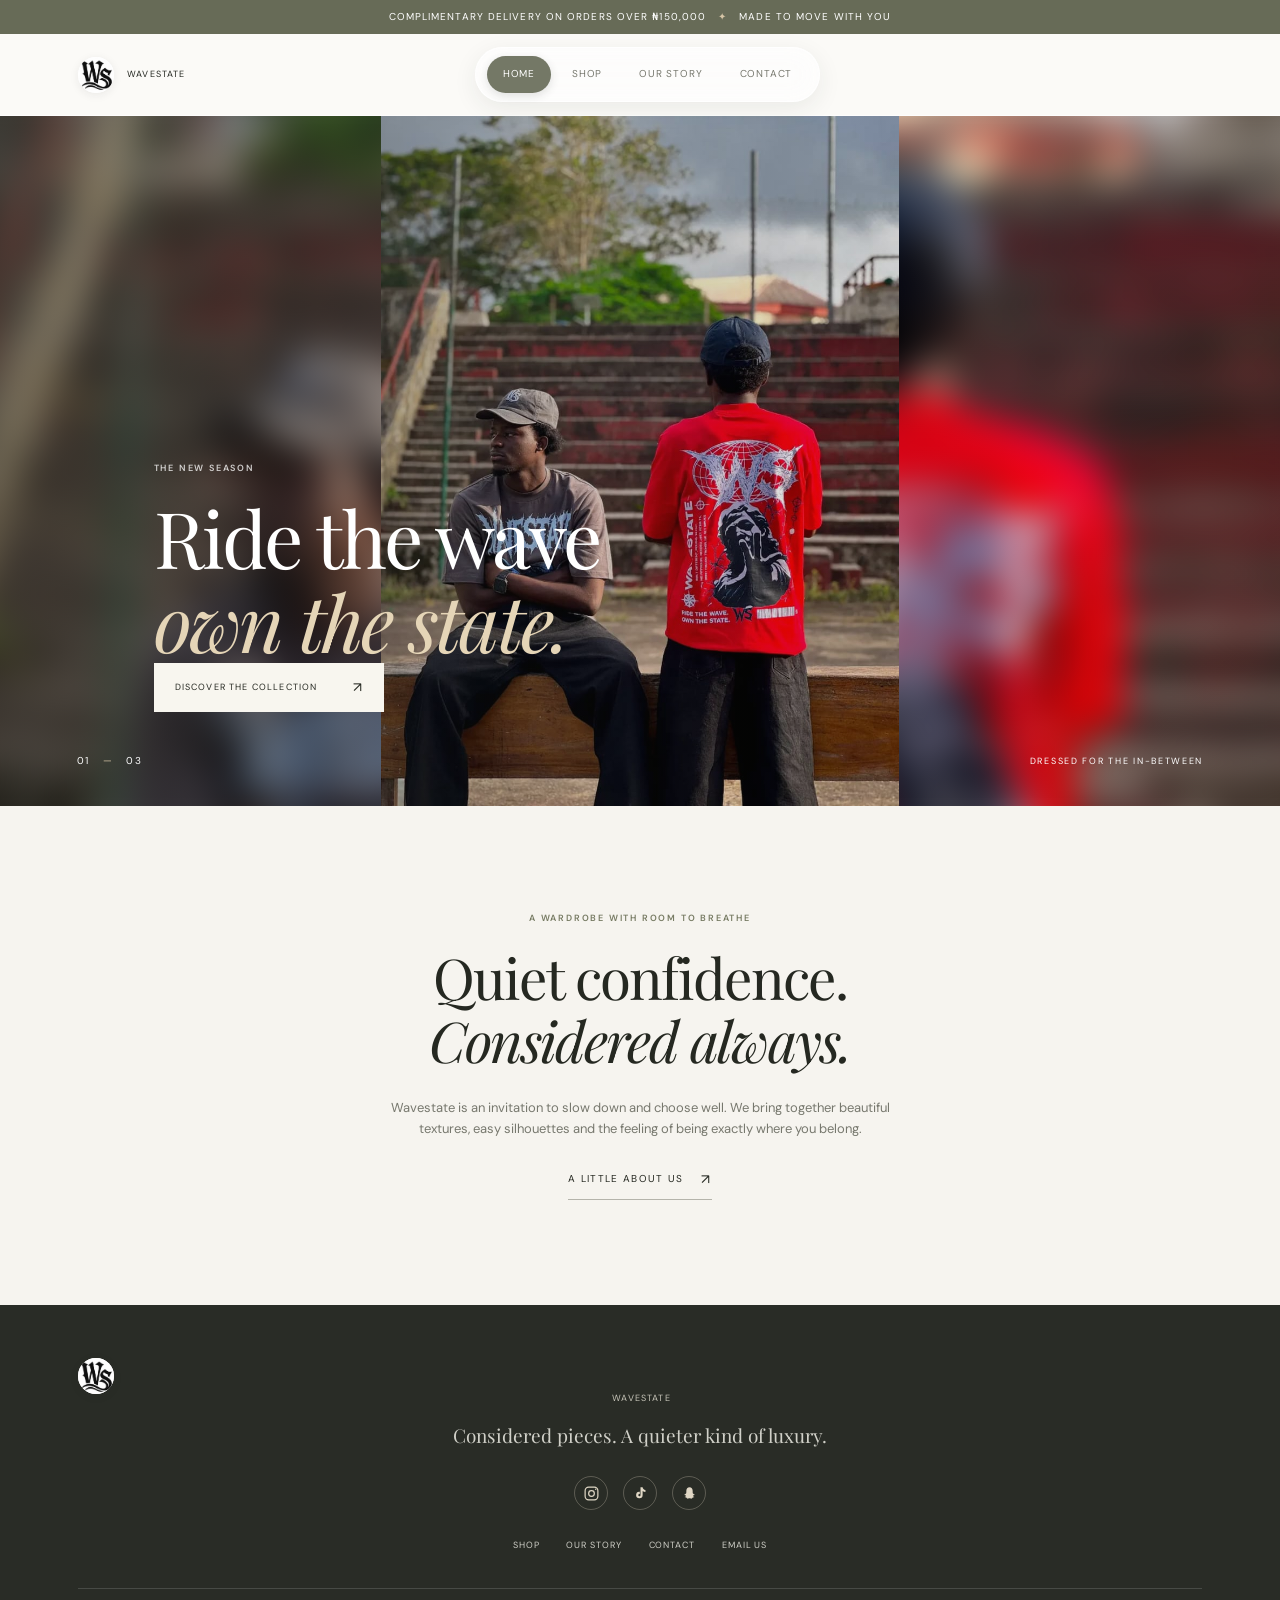
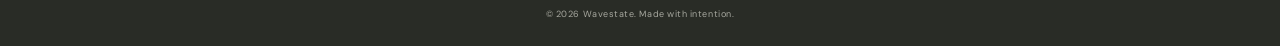
<file: index.html>
<!doctype html>

<html lang="en">

<head>
  
<meta charset="utf-8">
  
<meta name="viewport" content="width=device-width, initial-scale=1">
  
<meta name="description" content="Wavestate — considered pieces for the way you move through the world.">
  
<title>Wavestate — Ride the wave, own the state
</title>
  
<link rel="preconnect" href="https://fonts.googleapis.com">
  
<link rel="preconnect" href="https://fonts.gstatic.com" crossorigin>
  
<link href="https://fonts.googleapis.com/css2?family=DM+Sans:wght@400;500;600;700&family=Playfair+Display:wght@400;500;600&display=swap" rel="stylesheet">
  
<link rel="stylesheet" href="style.css">
  
<script src="main.js" defer>
</script>

</head>

<body class="home-page">
  
<div class="announcement">Complimentary delivery on orders over ₦150,000 <span>✦</span> Made to move with you
</div>
  
<header class="site-header">
    <a class="wordmark" href="index.html" aria-label="Wavestate home"><img class="brand-mark" src="logo.jpg" alt="Wavestate logo"><span class="brand-name">WAVESTATE</span></a>
    <button class="menu-toggle" aria-label="Open navigation" aria-expanded="false"><i></i><i></i></button>
    
<nav class="main-nav" aria-label="Main navigation">
      <a class="active" href="index.html">Home</a><a href="shop.html">Shop</a><a href="about.html">Our story</a><a href="contact.html">Contact</a>
    
</nav>
    <a class="bag-link" href="shop.html">Cart <span class="bag-count">0</span></a>
  
</header>
  
<main>
    
<section class="hero">
      <img class="hero-image" src="preferredbg.jpg" alt="Two people wearing Wavestate streetwear">
      
<div class="hero-shade">
</div>
      
<div class="hero-copy">
<p class="eyebrow light">THE NEW SEASON
</p>
<h1><span>Ride the wave</span><br><em>own the state.</em>
</h1><a class="button button-light" href="shop.html">Discover the collection <span>↗</span></a>
</div>
      
<div class="hero-index">01 <span>—</span> 03
</div>
<p class="hero-note">DRESSED FOR THE IN-BETWEEN
</p>
    
</section>
    
<section class="intro section-pad">
<p class="eyebrow">A WARDROBE WITH ROOM TO BREATHE
</p>
<h2>Quiet confidence.<br><em>Considered always.</em>
</h2>
<p class="intro-body">Wavestate is an invitation to slow down and choose well. We bring together beautiful textures, easy silhouettes and the feeling of being exactly where you belong.
</p><a class="text-link" href="about.html">A little about us <span>↗</span></a>
</section>
   
</main>
  
<footer class="site-footer"><a class="wordmark" href="index.html"><img class="brand-mark" src="logo.jpg" alt="Wavestate logo"><span class="brand-name">WAVESTATE</span></a>
<p>Considered pieces. A quieter kind of luxury.
</p>
<div class="footer-links"><a href="shop.html">Shop</a><a href="about.html">Our story</a><a href="contact.html">Contact</a><a data-site-contact-link href="mailto:wavestatewears.ws@gmail.com">Email us</a>
</div><small>© 2026 Wavestate. Made with intention.</small>
</footer>

</body>
</html>
</file>
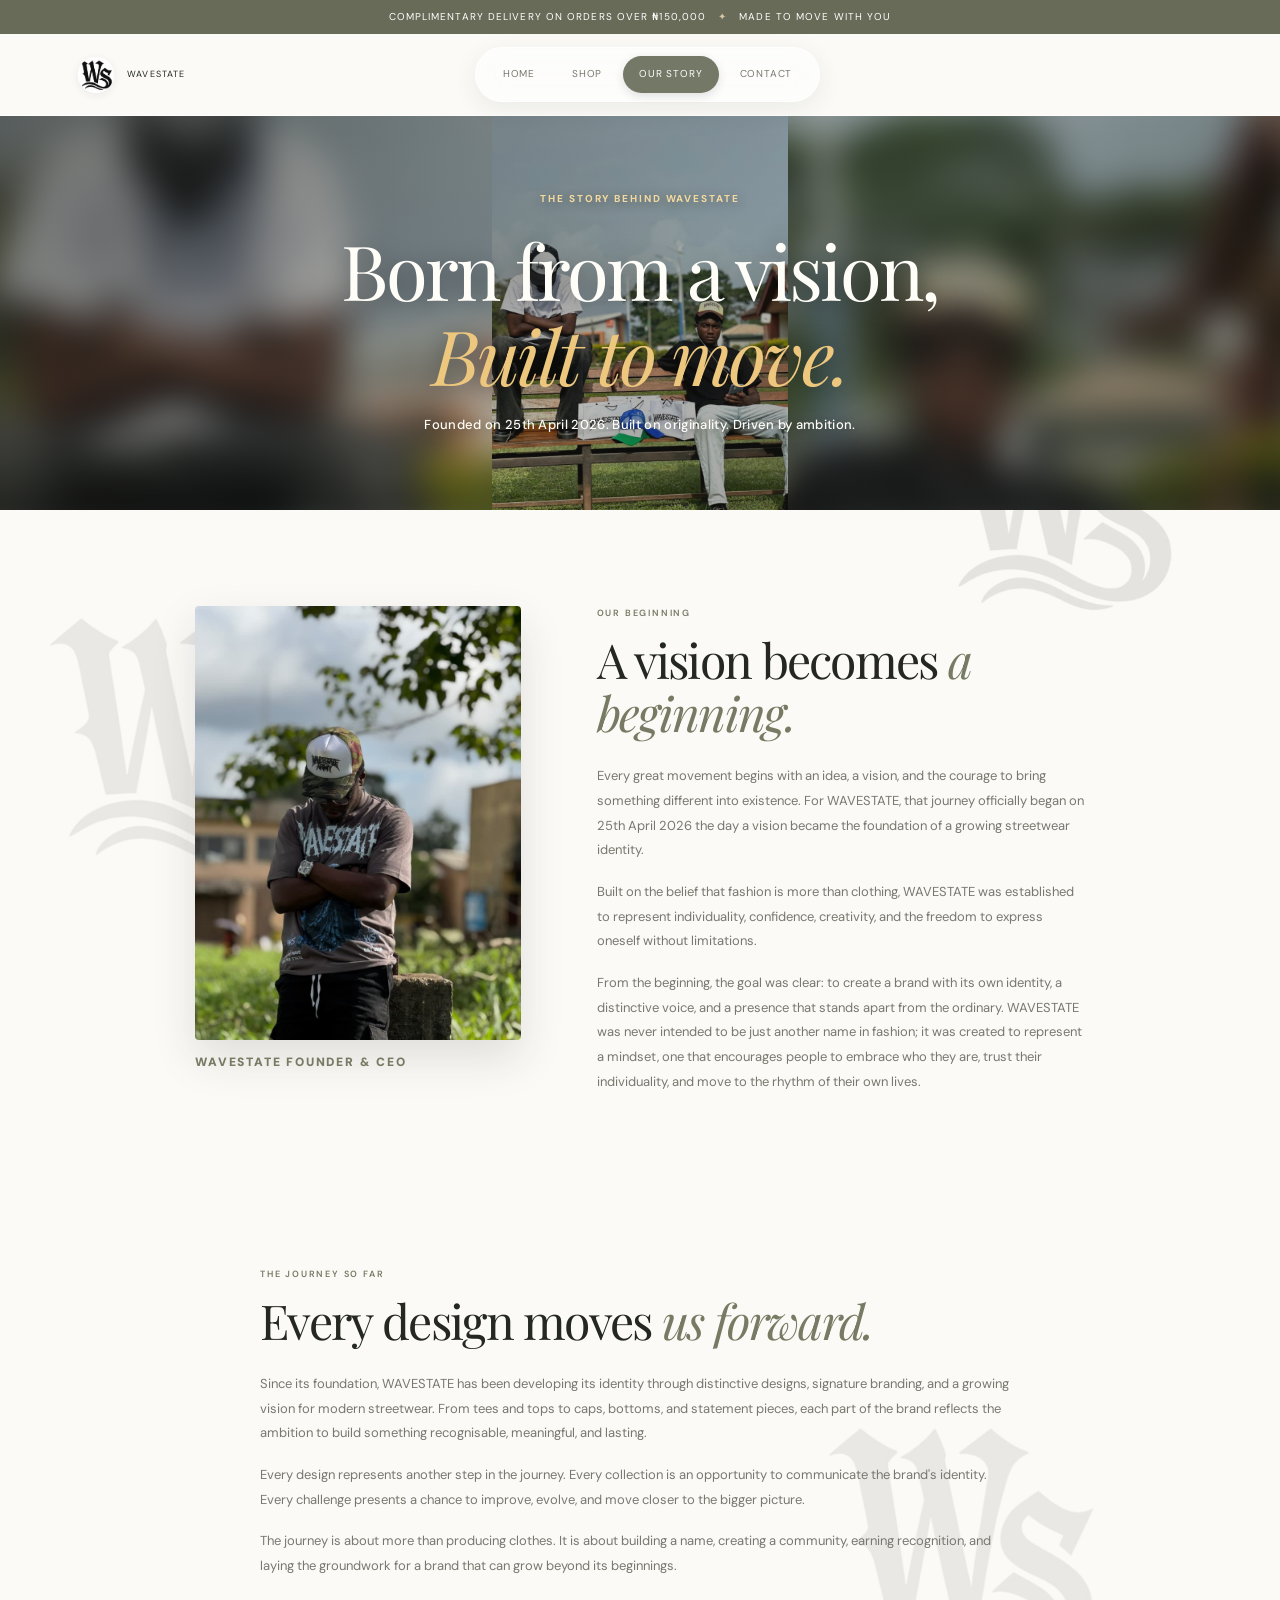
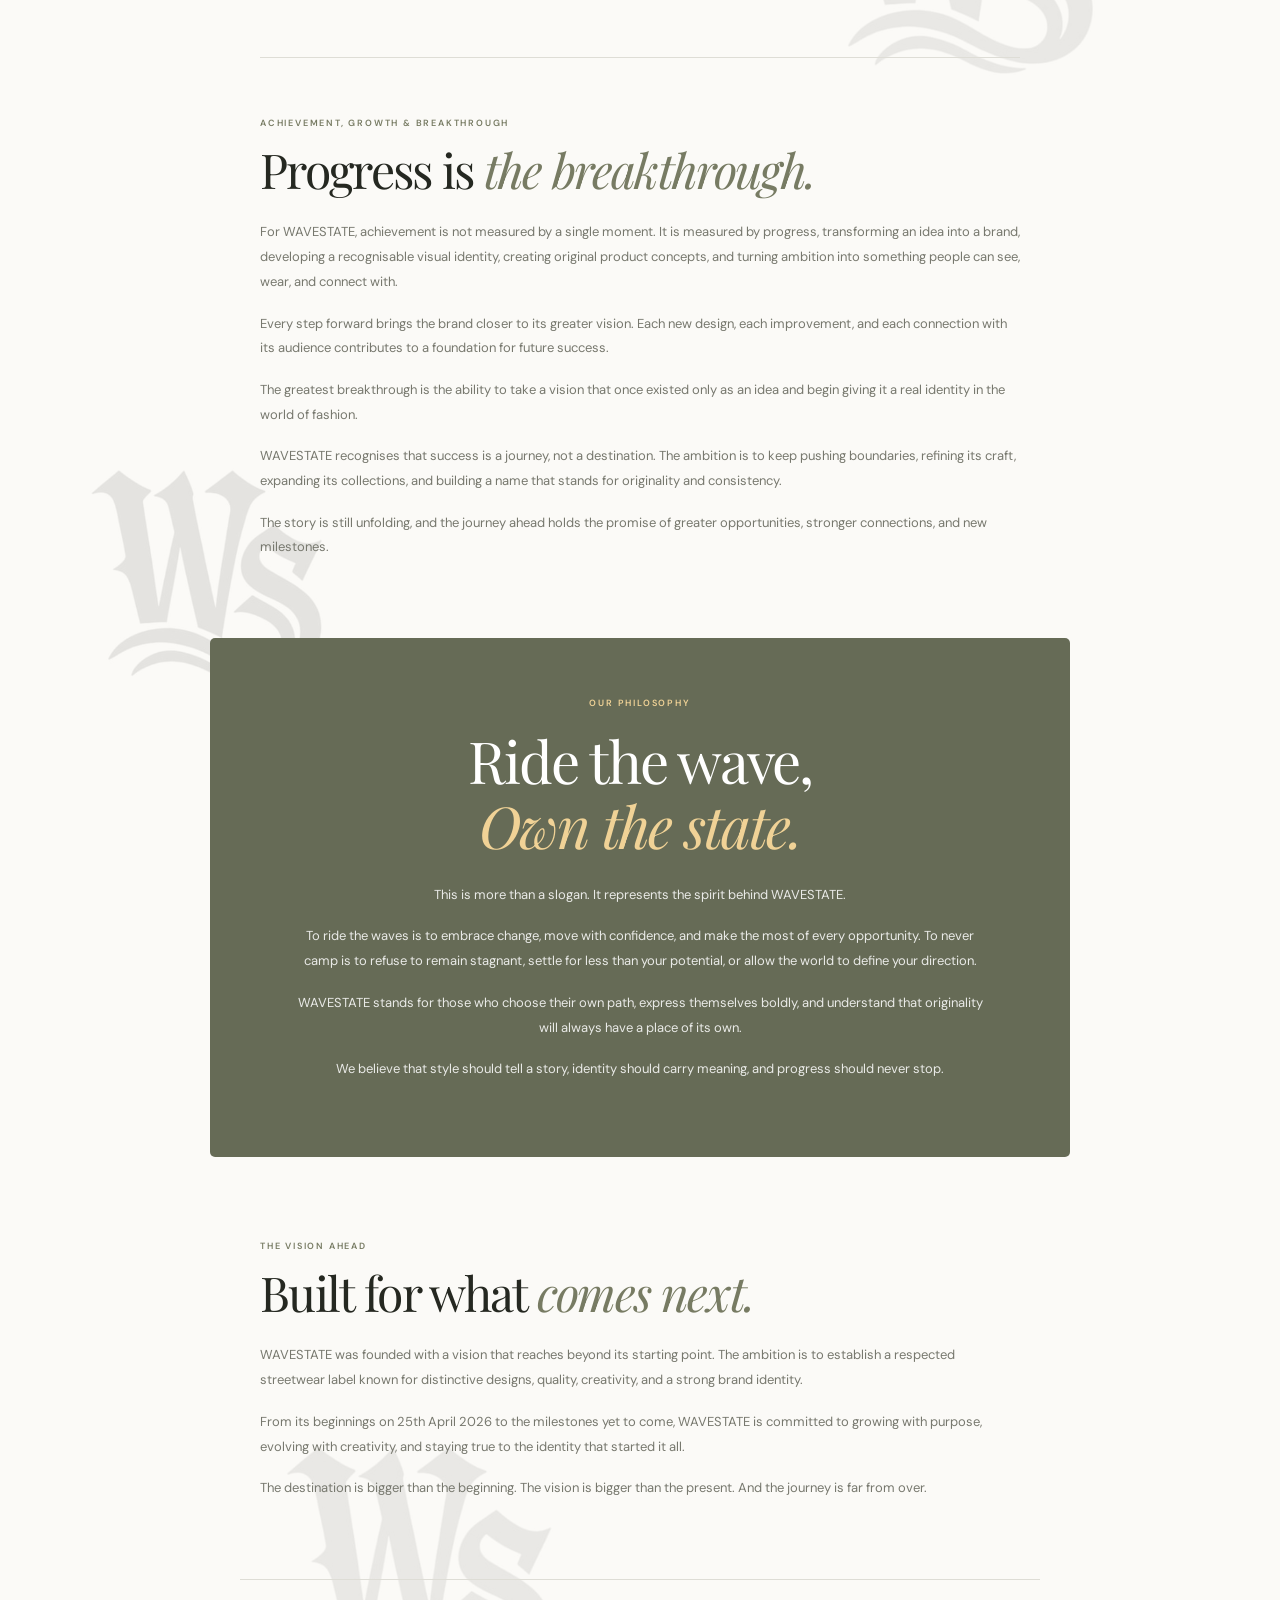
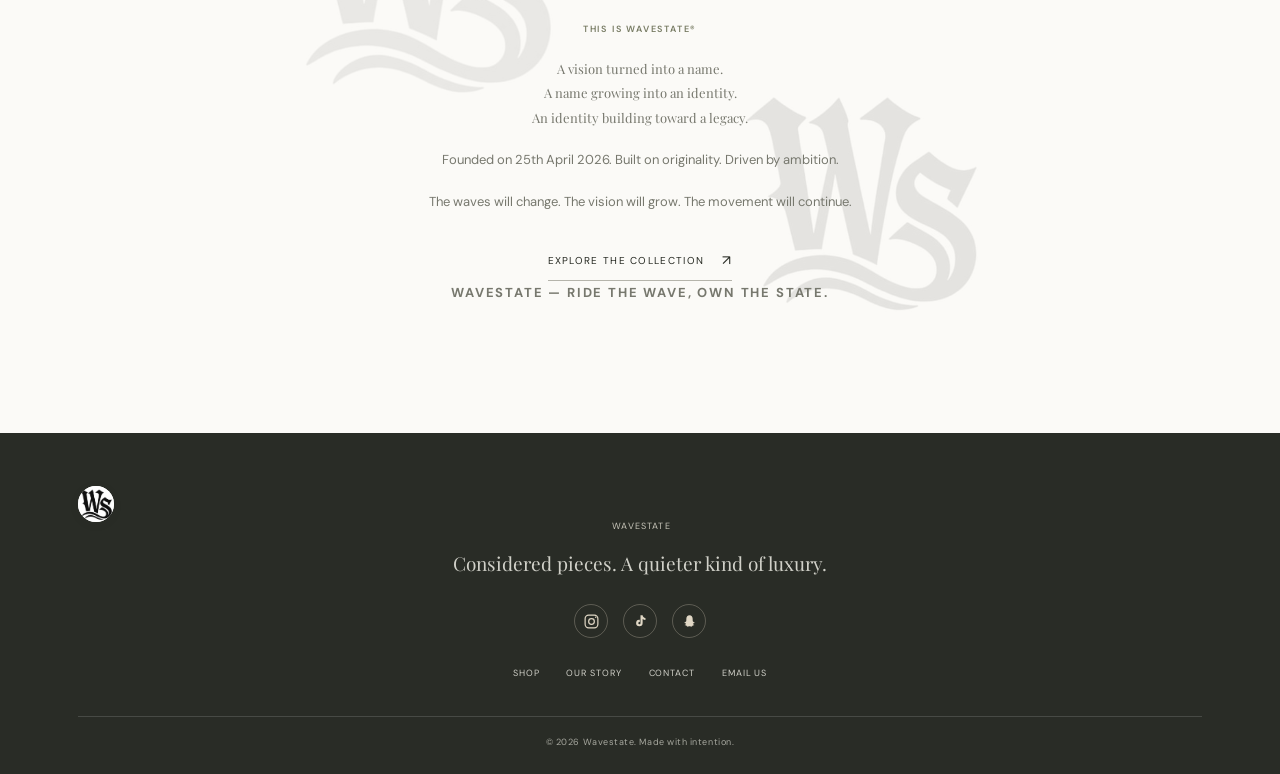
<file: about.html>
<!doctype html>

<html lang="en">
<head>
<meta charset="utf-8">
<meta name="viewport" content="width=device-width, initial-scale=1">
<meta name="description" content="The story behind Wavestate.">
<title>Our story — Wavestate
</title>
<link rel="preconnect" href="https://fonts.googleapis.com">
<link rel="preconnect" href="https://fonts.gstatic.com" crossorigin>
<link href="https://fonts.googleapis.com/css2?family=DM+Sans:wght@400;500;600;700&family=Playfair+Display:wght@400;500;600&display=swap" rel="stylesheet">
<link rel="stylesheet" href="style.css">
<script src="main.js" defer>
</script>
</head>

<body class="about-page">
<div class="announcement">Complimentary delivery on orders over ₦150,000 <span>✦</span> Made to move with you
</div>
<header class="site-header"><a class="wordmark" href="index.html"><img class="brand-mark" src="logo.jpg" alt="Wavestate logo"><span class="brand-name">WAVESTATE</span></a><button class="menu-toggle" aria-label="Open navigation" aria-expanded="false"><i></i><i></i></button>
<nav class="main-nav" aria-label="Main navigation"><a href="index.html">Home</a><a href="shop.html">Shop</a><a class="active" href="about.html">Our story</a><a href="contact.html">Contact</a>
</nav><a class="bag-link" href="shop.html">Cart <span class="bag-count">0</span></a>
</header>

<main>
<section class="page-hero about-hero">
  <p class="eyebrow light">THE STORY BEHIND WAVESTATE</p>
  <h1>Born from a vision,<br><em>Built to move.</em></h1>
  <p>Founded on 25th April 2026. Built on originality. Driven by ambition.</p>
</section>

<article class="brand-story">
  <div class="story-lead">
    <figure class="story-founder">
      <img src="bg5.jpg" alt="WAVESTATE CEO wearing the brand's streetwear">
      <figcaption>WAVESTATE Founder &amp; CEO</figcaption>
    </figure>
    <section class="story-chapter story-chapter-lead">
    <p class="eyebrow">OUR BEGINNING</p>
    <h2>A vision becomes <em>a beginning.</em></h2>
    <p>Every great movement begins with an idea, a vision, and the courage to bring something different into existence. For WAVESTATE, that journey officially began on 25th April 2026 the day a vision became the foundation of a growing streetwear identity.</p>
    <p>Built on the belief that fashion is more than clothing, WAVESTATE was established to represent individuality, confidence, creativity, and the freedom to express oneself without limitations.</p>
    <p>From the beginning, the goal was clear: to create a brand with its own identity, a distinctive voice, and a presence that stands apart from the ordinary. WAVESTATE was never intended to be just another name in fashion; it was created to represent a mindset, one that encourages people to embrace who they are, trust their individuality, and move to the rhythm of their own lives.</p>
    </section>
  </div>

  <section class="story-chapter">
    <p class="eyebrow">THE JOURNEY SO FAR</p>
    <h2>Every design moves <em>us forward.</em></h2>
    <p>Since its foundation, WAVESTATE has been developing its identity through distinctive designs, signature branding, and a growing vision for modern streetwear. From tees and tops to caps, bottoms, and statement pieces, each part of the brand reflects the ambition to build something recognisable, meaningful, and lasting.</p>
    <p>Every design represents another step in the journey. Every collection is an opportunity to communicate the brand's identity. Every challenge presents a chance to improve, evolve, and move closer to the bigger picture.</p>
    <p>The journey is about more than producing clothes. It is about building a name, creating a community, earning recognition, and laying the groundwork for a brand that can grow beyond its beginnings.</p>
  </section>

  <section class="story-chapter">
    <p class="eyebrow">ACHIEVEMENT, GROWTH & BREAKTHROUGH</p>
    <h2>Progress is <em>the breakthrough.</em></h2>
    <p>For WAVESTATE, achievement is not measured by a single moment. It is measured by progress, transforming an idea into a brand, developing a recognisable visual identity, creating original product concepts, and turning ambition into something people can see, wear, and connect with.</p>
    <p>Every step forward brings the brand closer to its greater vision. Each new design, each improvement, and each connection with its audience contributes to a foundation for future success.</p>
    <p>The greatest breakthrough is the ability to take a vision that once existed only as an idea and begin giving it a real identity in the world of fashion.</p>
    <p>WAVESTATE recognises that success is a journey, not a destination. The ambition is to keep pushing boundaries, refining its craft, expanding its collections, and building a name that stands for originality and consistency.</p>
    <p>The story is still unfolding, and the journey ahead holds the promise of greater opportunities, stronger connections, and new milestones.</p>
  </section>

  <section class="story-philosophy">
    <p class="eyebrow light">OUR PHILOSOPHY</p>
    <h2>Ride the wave,<br><em>Own the state.</em></h2>
    <p>This is more than a slogan. It represents the spirit behind WAVESTATE.</p>
    <p>To ride the waves is to embrace change, move with confidence, and make the most of every opportunity. To never camp is to refuse to remain stagnant, settle for less than your potential, or allow the world to define your direction.</p>
    <p>WAVESTATE stands for those who choose their own path, express themselves boldly, and understand that originality will always have a place of its own.</p>
    <p>We believe that style should tell a story, identity should carry meaning, and progress should never stop.</p>
  </section>

  <section class="story-chapter">
    <p class="eyebrow">THE VISION AHEAD</p>
    <h2>Built for what <em>comes next.</em></h2>
    <p>WAVESTATE was founded with a vision that reaches beyond its starting point. The ambition is to establish a respected streetwear label known for distinctive designs, quality, creativity, and a strong brand identity.</p>
    <p>From its beginnings on 25th April 2026 to the milestones yet to come, WAVESTATE is committed to growing with purpose, evolving with creativity, and staying true to the identity that started it all.</p>
    <p>The destination is bigger than the beginning. The vision is bigger than the present. And the journey is far from over.</p>
  </section>

  <section class="story-manifesto">
    <p class="eyebrow">THIS IS WAVESTATE&reg;</p>
    <p class="manifesto-lines">A vision turned into a name.<br>A name growing into an identity.<br>An identity building toward a legacy.</p>
    <p>Founded on 25th April 2026. Built on originality. Driven by ambition.</p>
    <p>The waves will change. The vision will grow. The movement will continue.</p>
    <a class="text-link" href="shop.html">Explore the collection <span>&#8599;</span></a>
    <p class="story-signoff">WAVESTATE &mdash; RIDE THE WAVE, OWN THE STATE.</p>
  </section>
</article>
</main>
<footer class="site-footer"><a class="wordmark" href="index.html"><img class="brand-mark" src="logo.jpg" alt="Wavestate logo"><span class="brand-name">WAVESTATE</span></a>
<p>Considered pieces. A quieter kind of luxury.
</p>
<div class="footer-links"><a href="shop.html">Shop</a><a href="about.html">Our story</a><a href="contact.html">Contact</a><a data-site-contact-link href="mailto:wavestatewears.ws@gmail.com">Email us</a>
</div><small>© 2026 Wavestate. Made with intention.</small>
</footer>
</body>
</html>
</file>
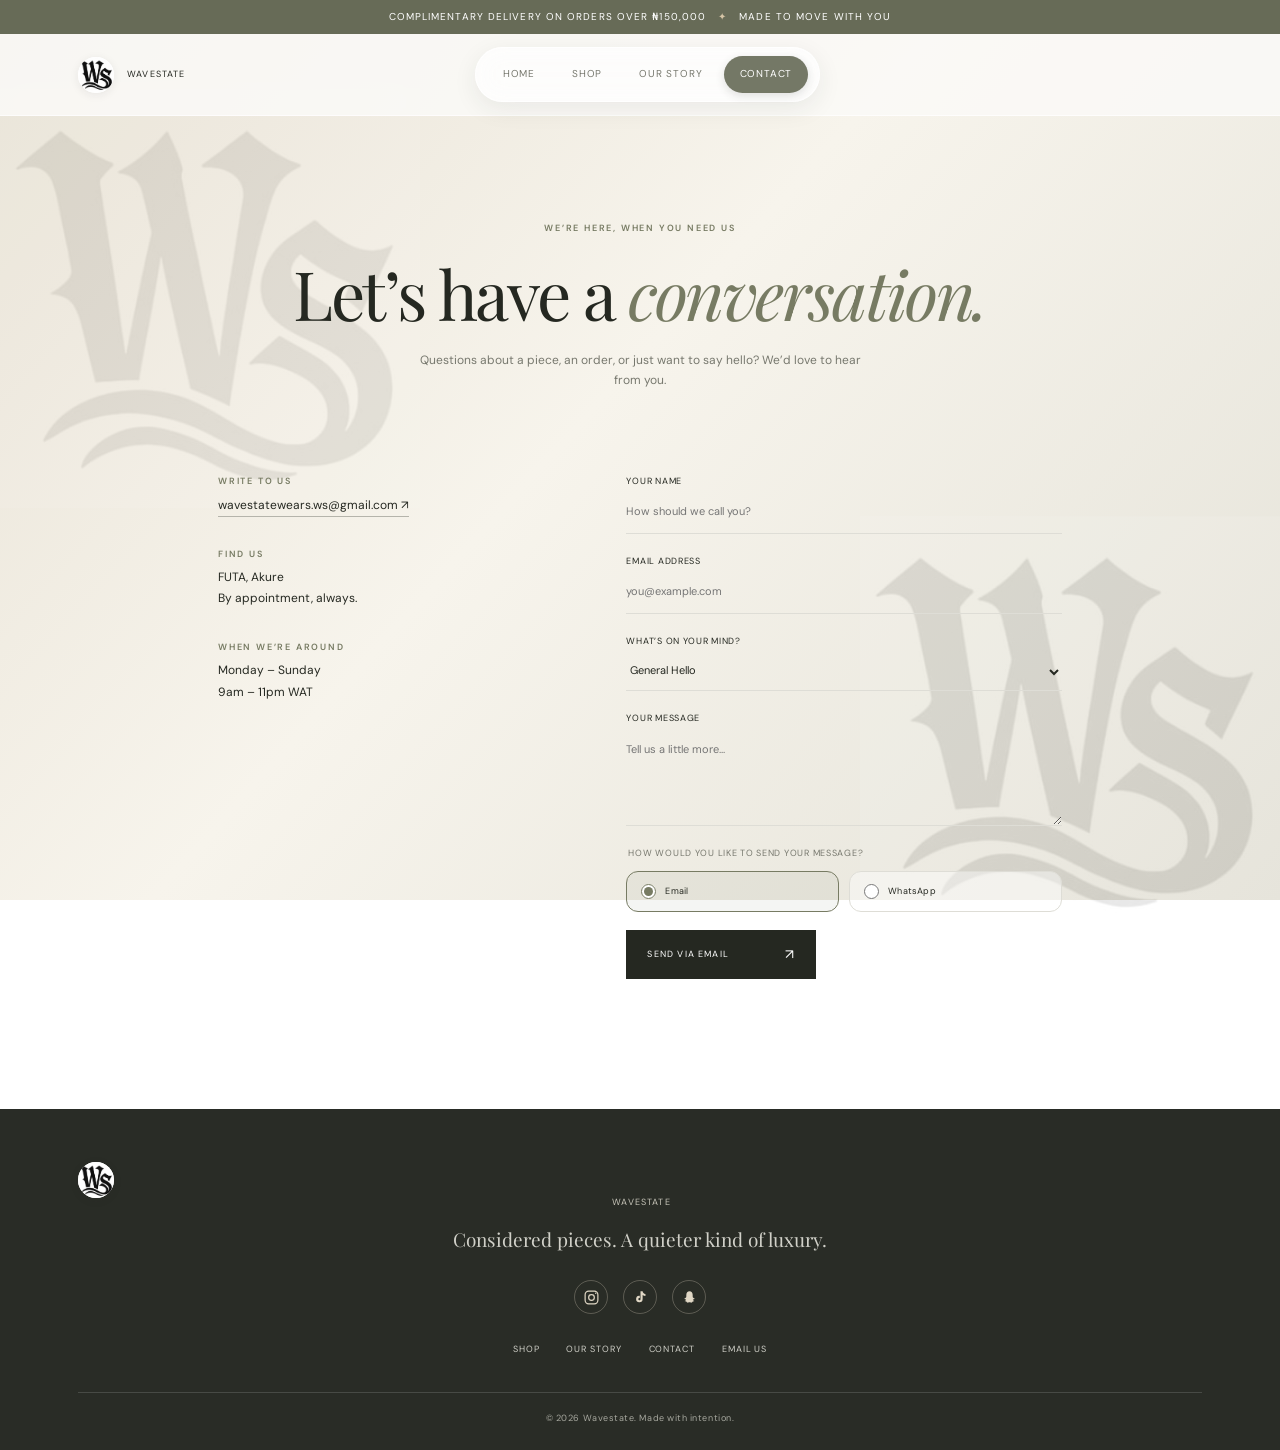
<file: contact.html>
<!doctype html>

<html lang="en">
<head>
<meta charset="utf-8">
<meta name="viewport" content="width=device-width, initial-scale=1">
<meta name="description" content="Get in touch with Wavestate.">
<title>Contact — Wavestate
</title>
<link rel="preconnect" href="https://fonts.googleapis.com">
<link rel="preconnect" href="https://fonts.gstatic.com" crossorigin>
<link href="https://fonts.googleapis.com/css2?family=DM+Sans:wght@400;500;600;700&family=Playfair+Display:wght@400;500;600&display=swap" rel="stylesheet">
<link rel="stylesheet" href="style.css">
<script src="main.js" defer>
</script>
</head>

<body class="contact-page">
<div class="announcement">Complimentary delivery on orders over ₦150,000 <span>✦</span> Made to move with you
</div>
<header class="site-header"><a class="wordmark" href="index.html"><img class="brand-mark" src="logo.jpg" alt="Wavestate logo"><span class="brand-name">WAVESTATE</span></a><button class="menu-toggle" aria-label="Open navigation" aria-expanded="false"><i></i><i></i></button>
<nav class="main-nav" aria-label="Main navigation"><a href="index.html">Home</a><a href="shop.html">Shop</a><a href="about.html">Our story</a><a class="active" href="contact.html">Contact</a>
</nav><a class="bag-link" href="shop.html">Cart <span class="bag-count">0</span></a>
</header>

<main>
<section class="contact-intro section-pad">
<p class="eyebrow">WE’RE HERE, WHEN YOU NEED US
</p>
<h1>Let’s have a <em>conversation.</em>
</h1>
<p>Questions about a piece, an order, or just want to say hello? We’d love to hear from you.
</p>
</section>
<section class="contact-layout section-pad">
<div class="contact-details">
<div>
<p class="eyebrow">WRITE TO US
</p><a data-site-contact-email href="mailto:wavestatewears.ws@gmail.com">wavestatewears.ws@gmail.com ↗</a>
</div>
<div>
<p class="eyebrow">FIND US
</p>
<p>FUTA, Akure<br>By appointment, always.
</p>
</div>
<div>
<p class="eyebrow">WHEN WE’RE AROUND
</p>
<p>Monday – Sunday<br>9am – 11pm WAT
</p>
</div>
</div>
<form class="contact-form" data-whatsapp-number="2349038952675">
<label for="name">Your name
</label><input id="name" name="name" autocomplete="name" required placeholder="How should we call you?">
<label for="email">Email address
</label><input id="email" name="email" type="email" autocomplete="email" required placeholder="you@example.com">
<label for="topic">What’s on your mind?
</label><select id="topic" name="topic"><option value="General Hello">General Hello</option><option value="Order Question">Order Question</option><option value="Styling Advice">Styling Advice</option><option value="other">Something Else</option></select>
<label for="custom-topic" id="custom-topic-label" hidden>Your topic</label><input id="custom-topic" name="custom-topic" type="text" maxlength="120" placeholder="Enter your topic" hidden>
<label for="message">Your message
</label><textarea id="message" name="message" rows="4" required placeholder="Tell us a little more..."></textarea><fieldset class="contact-method"><legend>How would you like to send your message?</legend><div class="contact-method-options"><label class="contact-method-choice"><input type="radio" name="contact-method" value="email" checked><span>Email</span></label><label class="contact-method-choice"><input type="radio" name="contact-method" value="whatsapp"><span>WhatsApp</span></label></div></fieldset><button class="button button-dark" id="contact-send" type="submit">Send your note <span>↗</span></button>
<p class="form-message" aria-live="polite">
</p>
</form>
</section>
</main>
<footer class="site-footer"><a class="wordmark" href="index.html"><img class="brand-mark" src="logo.jpg" alt="Wavestate logo"><span class="brand-name">WAVESTATE</span></a>
<p>Considered pieces. A quieter kind of luxury.
</p>
<div class="footer-links"><a href="shop.html">Shop</a><a href="about.html">Our story</a><a href="contact.html">Contact</a><a data-site-contact-link href="mailto:wavestatewears.ws@gmail.com">Email us</a>
</div><small>© 2026 Wavestate. Made with intention.</small>
</footer>
</body>
</html>
</file>
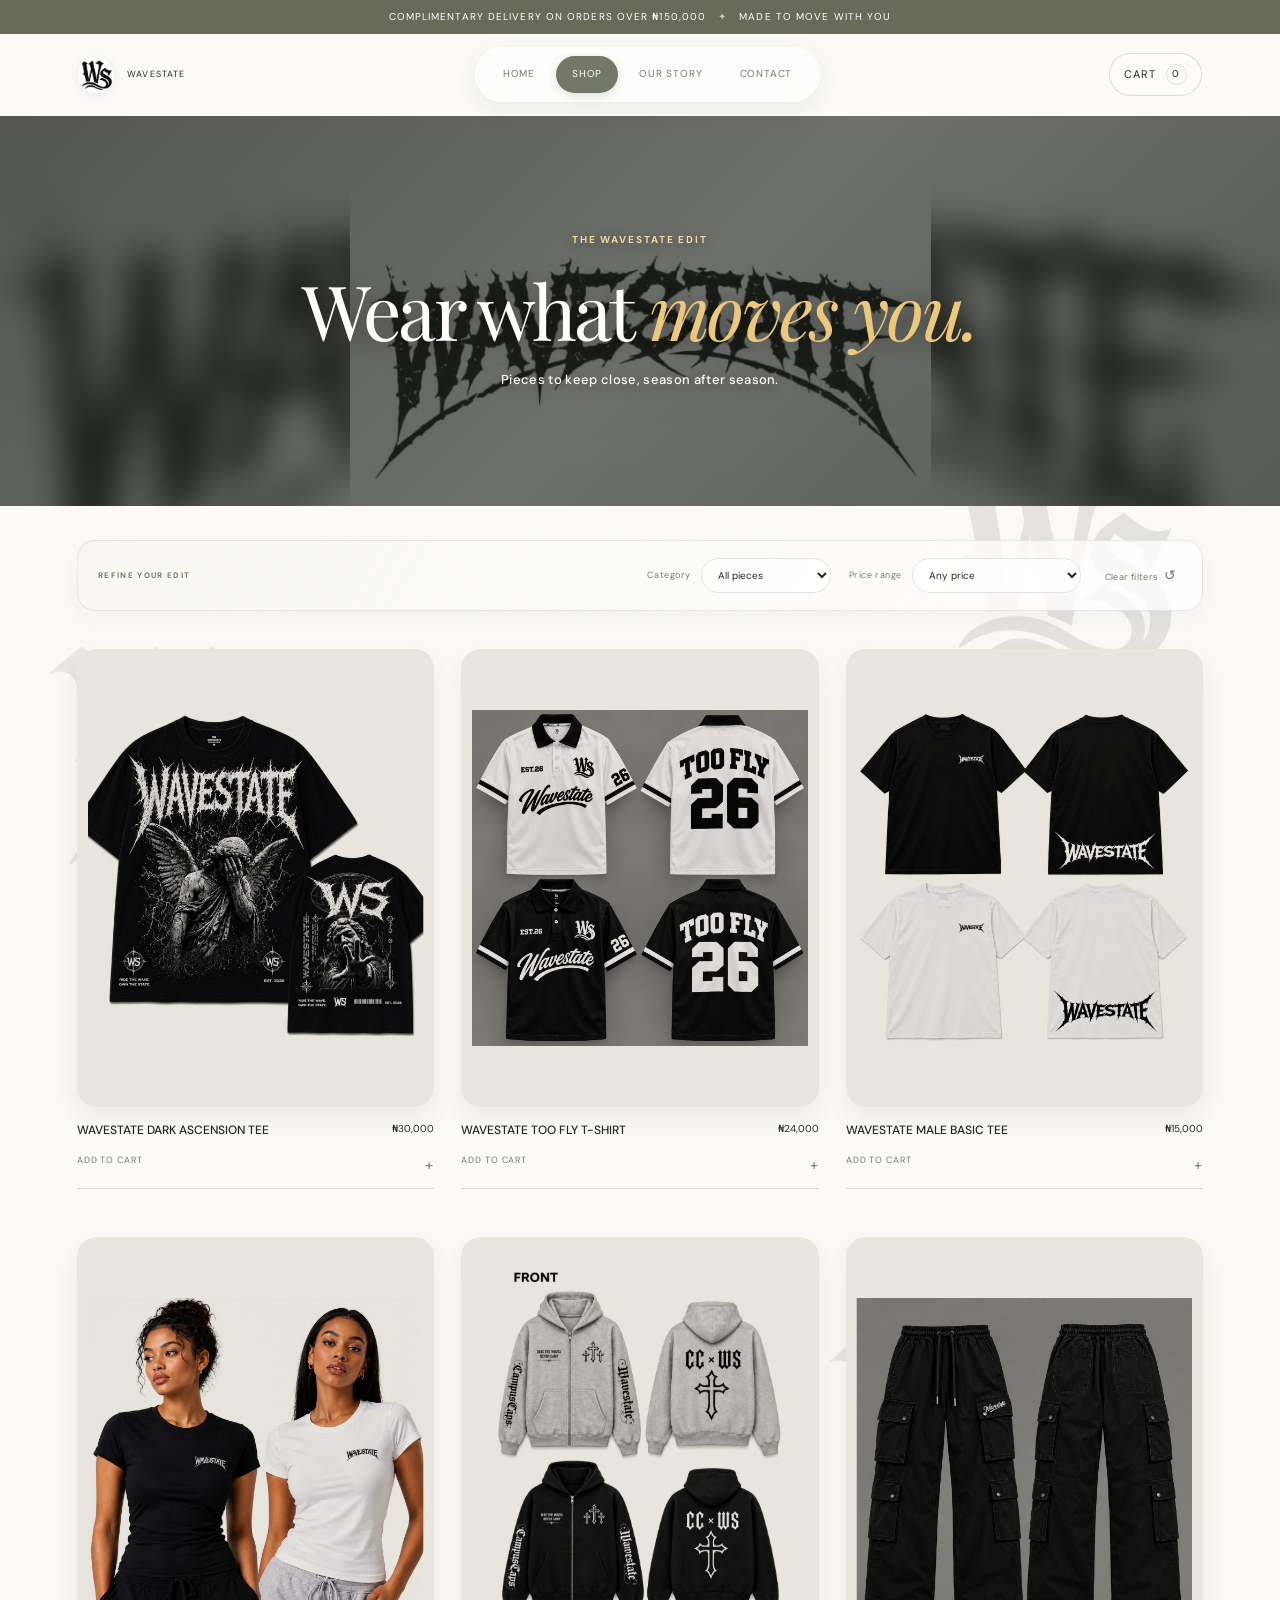
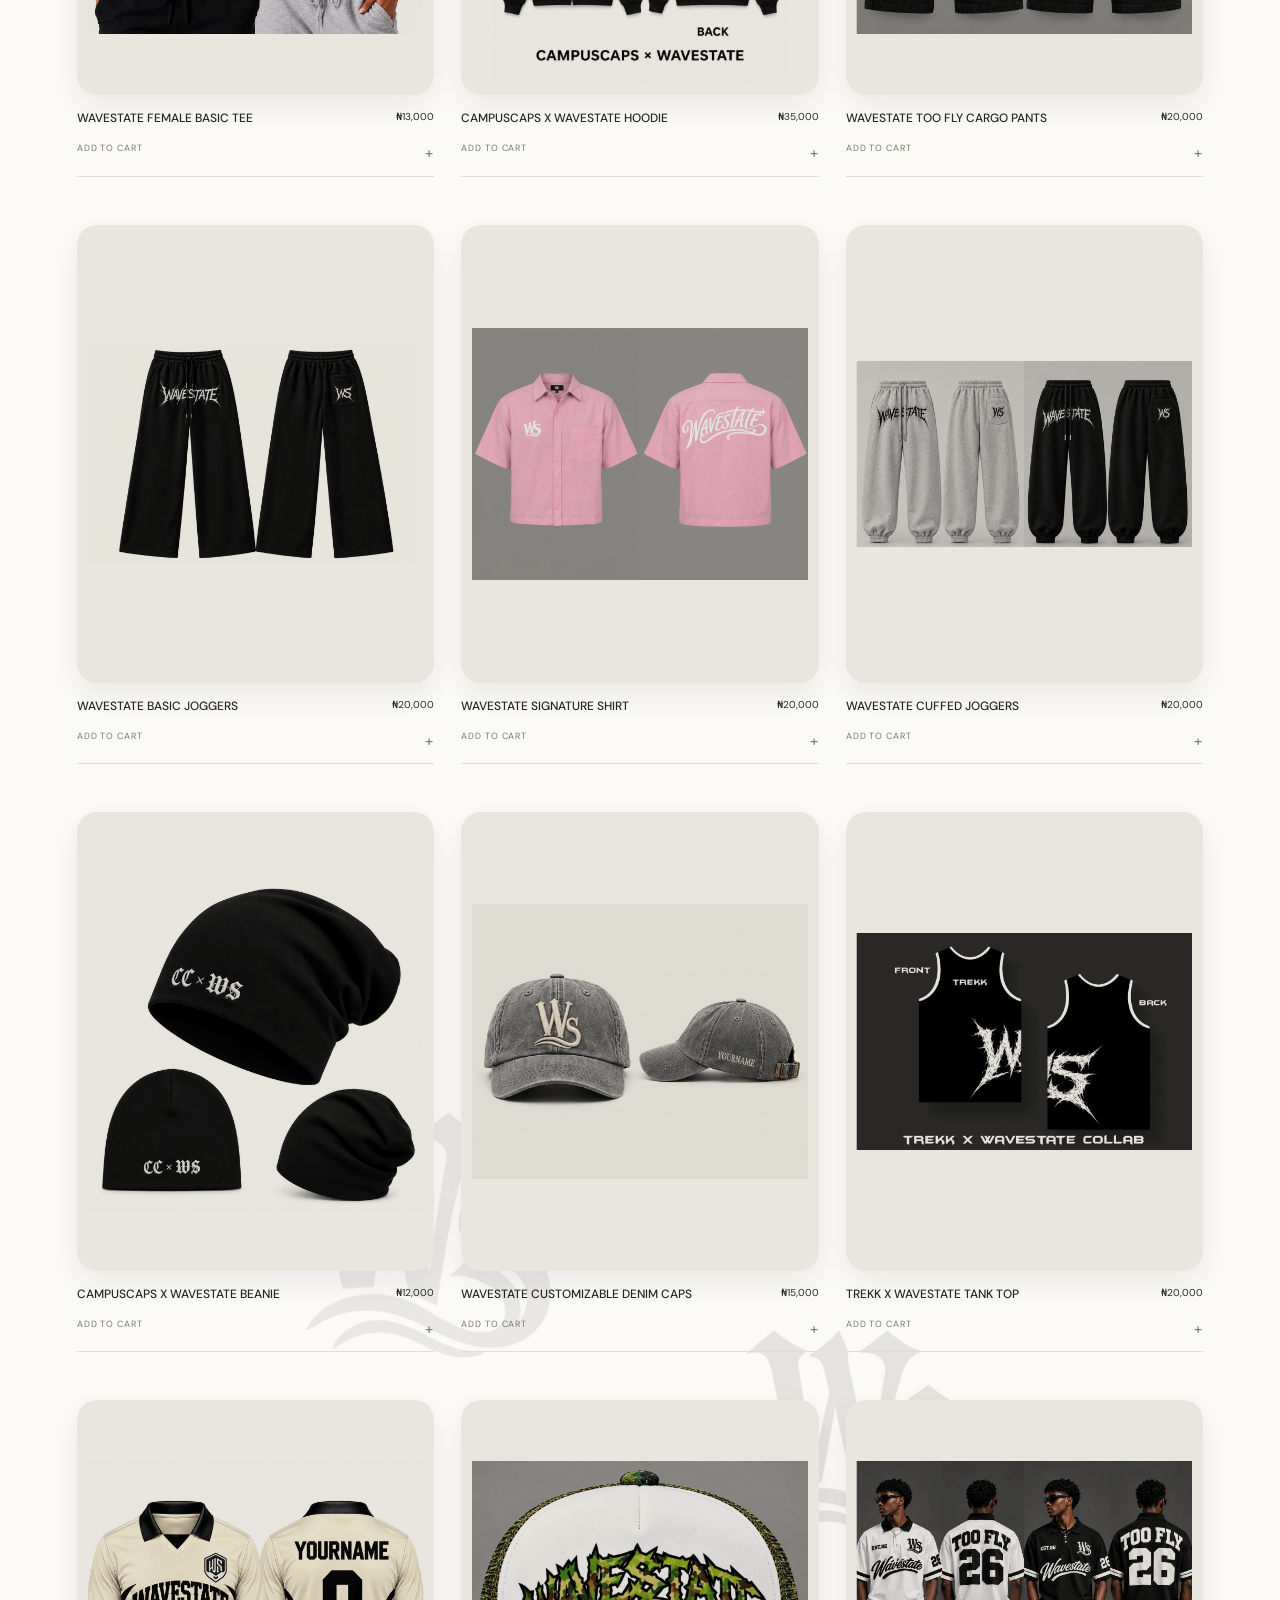
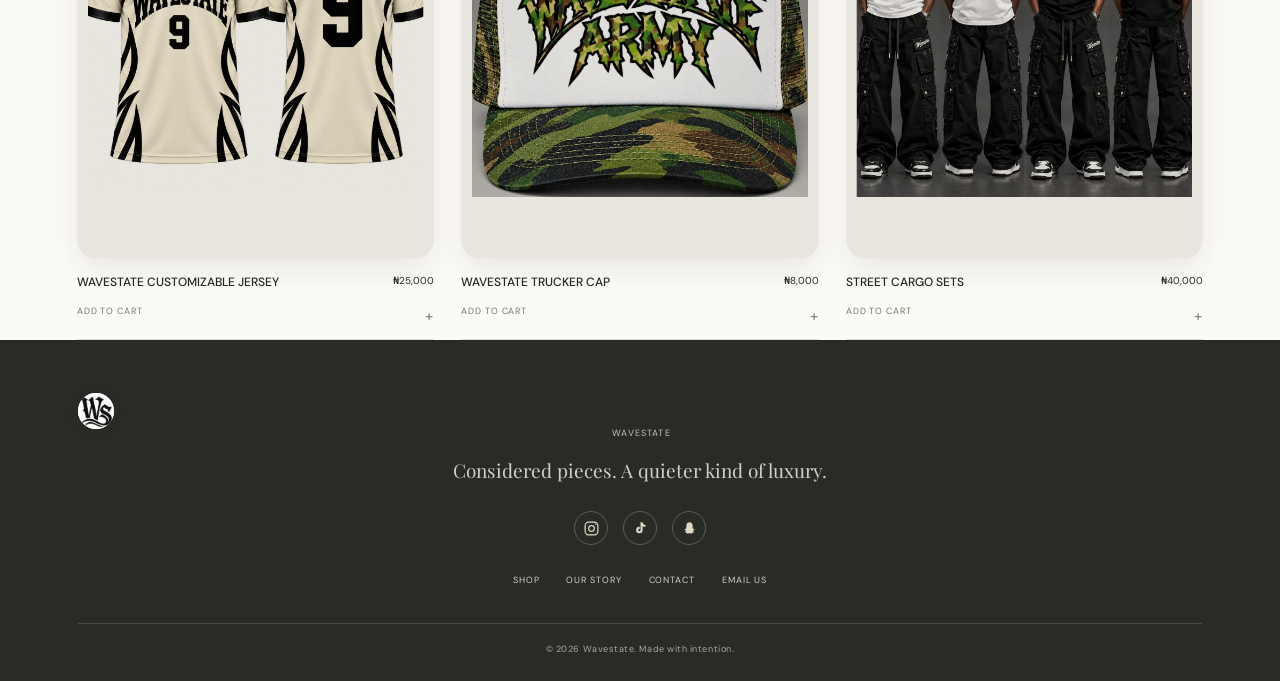
<file: shop.html>
<!doctype html>

<html lang="en">
<head>
<meta charset="utf-8">
<meta name="viewport" content="width=device-width, initial-scale=1">
<meta name="description" content="Shop the Wavestate collection.">
<title>Shop — Wavestate
</title>
<link rel="preconnect" href="https://fonts.googleapis.com">
<link rel="preconnect" href="https://fonts.gstatic.com" crossorigin>
<link href="https://fonts.googleapis.com/css2?family=DM+Sans:wght@400;500;600;700&family=Playfair+Display:wght@400;500;600&display=swap" rel="stylesheet">
<link rel="stylesheet" href="style.css">
<script src="main.js" defer>
</script>
</head>

<body class="shop-page">
<div class="announcement">Complimentary delivery on orders over ₦150,000 <span>✦</span> Made to move with you
</div>
<header class="site-header"><a class="wordmark" href="index.html"><img class="brand-mark" src="logo.jpg" alt="Wavestate logo"><span class="brand-name">WAVESTATE</span></a><button class="menu-toggle" aria-label="Open navigation" aria-expanded="false"><i></i><i></i></button>
<nav class="main-nav" aria-label="Main navigation"><a href="index.html">Home</a><a class="active" href="shop.html">Shop</a><a href="about.html">Our story</a><a href="contact.html">Contact</a>
</nav><a class="bag-link" href="#products">Cart <span class="bag-count">0</span></a>
</header>

<main>
<section class="page-hero shop-hero">
<p class="eyebrow light">THE WAVESTATE EDIT
</p>                                                                                                                                                                                                                                            
<h1>Wear what <em>moves you.</em>
</h1>
<p>Pieces to keep close, season after season.
</p>
</section>
<div class="shop-filters" aria-label="Filter collection"><span class="filter-label">REFINE YOUR EDIT</span>
<label>Category<select id="filter-category"><option value="all">All pieces</option><option value="tops">Tops</option><option value="outerwear">Outerwear</option><option value="bottoms">Bottoms</option><option value="jerseys">Jerseys</option><option value="accessories">Accessories</option><option value="sets">Sets</option></select>
</label>
<label>Price range<select id="filter-price"><option value="all">Any price</option><option value="0-100000">Under ₦100,000</option><option value="100000-150000">₦100,000 – ₦150,000</option><option value="150000-200000">₦150,000 – ₦200,000</option><option value="200000-999999">₦200,000+</option></select>
</label><button class="clear-filters" type="button">Clear filters <span>↺</span></button>
</div>
<div class="product-grid shop-grid">
<article class="product-card" data-category="tops" data-price="30000"><a class="product-image" href="#products"><img src="black ascension.jpg" alt="Black Wavestate Dark Ascension tee"></a><div class="product-info"><div><h3>WAVESTATE DARK ASCENSION TEE</h3><p>Black</p></div><span>₦30,000</span></div><button class="add-button">Add to Cart <span>+</span></button></article>
<article class="product-card" data-category="tops" data-price="24000"><a class="product-image" href="#products"><img src="Jersey polo.jpg" alt="Wavestate Too Fly jersey polo T-shirt"></a><div class="product-info"><div><h3>WAVESTATE TOO FLY T-SHIRT</h3><p>Jersey Polo</p></div><span>₦24,000</span></div><button class="add-button">Add to Cart <span>+</span></button></article>
<article class="product-card" data-category="tops" data-price="15000"><a class="product-image" href="#products"><img src="round neck.jpg" alt="Wavestate male basic round neck tee"></a><div class="product-info"><div><h3>WAVESTATE MALE BASIC TEE</h3><p>Black</p></div><span>₦15,000</span></div><button class="add-button">Add to Cart <span>+</span></button></article>
<article class="product-card" data-category="tops" data-price="13000"><a class="product-image" href="#products"><img src="female round neck.jpg" alt="Wavestate female basic round neck tee"></a><div class="product-info"><div><h3>WAVESTATE FEMALE BASIC TEE</h3><p>Black</p></div><span>₦13,000</span></div><button class="add-button">Add to Cart <span>+</span></button></article>
<article class="product-card" data-category="outerwear" data-price="35000"><a class="product-image" href="#products"><img src="hoodie.jpg" alt="CampusCaps x Wavestate hoodie"></a><div class="product-info"><div><h3>CAMPUSCAPS X WAVESTATE HOODIE</h3><p>Black</p></div><span>₦35,000</span></div><button class="add-button">Add to Cart <span>+</span></button></article>
<article class="product-card" data-category="bottoms" data-price="20000"><a class="product-image" href="#products"><img src="cargo pants.jpg" alt="Wavestate Too Fly cargo pants"></a><div class="product-info"><div><h3>WAVESTATE TOO FLY CARGO PANTS</h3><p>Black</p></div><span>₦20,000</span></div><button class="add-button">Add to Cart <span>+</span></button></article>
<article class="product-card" data-category="bottoms" data-price="20000"><a class="product-image" href="#products"><img src="black joggers.jpg" alt="Wavestate basic black joggers"></a><div class="product-info"><div><h3>WAVESTATE BASIC JOGGERS</h3><p>Black</p></div><span>₦20,000</span></div><button class="add-button">Add to Cart <span>+</span></button></article>
<article class="product-card" data-category="tops" data-price="20000"><a class="product-image" href="#products"><img src="pink signature.jpg" alt="Wavestate signature button shirt"></a><div class="product-info"><div><h3>WAVESTATE SIGNATURE SHIRT</h3><p>Signature Print</p></div><span>₦20,000</span></div><button class="add-button">Add to Cart <span>+</span></button></article>
<article class="product-card" data-category="bottoms" data-price="20000"><a class="product-image" href="#products"><img src="cuffed joggers.jpg" alt="Wavestate cuffed joggers in grey and black"></a><div class="product-info"><div><h3>WAVESTATE CUFFED JOGGERS</h3><p>Black</p></div><span>₦20,000</span></div><button class="add-button">Add to Cart <span>+</span></button></article>
<article class="product-card" data-category="accessories" data-price="12000"><a class="product-image" href="#products"><img src="beanie.jpg" alt="CampusCaps x Wavestate beanie"></a><div class="product-info"><div><h3>CAMPUSCAPS X WAVESTATE BEANIE</h3><p>Black</p></div><span>₦12,000</span></div><button class="add-button">Add to Cart <span>+</span></button></article>
<article class="product-card" data-category="accessories" data-price="15000"><a class="product-image" href="#products"><img src="customizable denim caps.jpg" alt="Wavestate customizable denim caps"></a><div class="product-info"><div><h3>WAVESTATE CUSTOMIZABLE DENIM CAPS</h3><p>Denim Blue</p></div><span>₦15,000</span></div><button class="add-button">Add to Cart <span>+</span></button></article>
<article class="product-card" data-category="tops" data-price="20000"><a class="product-image" href="#products"><img src="black tank top with white stripes.jpg" alt="Trekk x Wavestate black tank top with white stripes"></a><div class="product-info"><div><h3>TREKK X WAVESTATE TANK TOP</h3><p>Black x White Stripes</p></div><span>₦20,000</span></div><button class="add-button">Add to Cart <span>+</span></button></article>
<article class="product-card" data-category="jerseys" data-price="25000"><a class="product-image" href="#products"><img src="off-white customizable jersey.jpg" alt="Wavestate customizable off-white jersey"></a><div class="product-info"><div><h3>WAVESTATE CUSTOMIZABLE JERSEY</h3><p>Off-white</p></div><span>₦25,000</span></div><button class="add-button">Add to Cart <span>+</span></button></article>
<article class="product-card" data-category="accessories" data-price="8000"><a class="product-image" href="#products"><img src="camouflage trucker cap.jpg" alt="Wavestate camo trucker cap"></a><div class="product-info"><div><h3>WAVESTATE TRUCKER CAP</h3><p>Camo</p></div><span>₦8,000</span></div><button class="add-button">Add to Cart <span>+</span></button></article>
<article class="product-card" data-category="sets" data-price="40000"><a class="product-image" href="#products"><img src="street cargo set.jpg" alt="Wavestate street cargo set in white and black"></a><div class="product-info"><div><h3>STREET CARGO SETS</h3><p>Black</p></div><span>₦40,000</span></div><button class="add-button">Add to Cart <span>+</span></button></article>
</div>
</section>
</main>

<footer class="site-footer"><a class="wordmark" href="index.html"><img class="brand-mark" src="logo.jpg" alt="Wavestate logo"><span class="brand-name">WAVESTATE</span></a>
<p>Considered pieces. A quieter kind of luxury.
</p>
<div class="footer-links"><a href="shop.html">Shop</a><a href="about.html">Our story</a><a href="contact.html">Contact</a><a data-site-contact-link href="mailto:wavestatewears.ws@gmail.com">Email us</a>
</div><small>© 2026 Wavestate. Made with intention.</small>
</footer>
</body>
</html>
</file>
<file: style.css>
:root {
  --ink:#252821;
  --muted:#77786e;
  --cream:#f6f4ef;
  --paper:#fbfaf7;
  --olive:#777b63;
  --line:#deddd6;
  --serif:'Playfair Display',Georgia,serif;
  --sans:'DM Sans',Arial,sans-serif
}
* {
  box-sizing:border-box
}
html {
  scroll-behavior:smooth
}
body {
  margin:0;
  background:var(--paper);
  color:var(--ink);
  font-family:var(--sans);
  font-size:14px;
  line-height:1.65
}
a {
  color:inherit;
  text-decoration:none
}
button,input,select,textarea {
  font:inherit
}
.announcement {
  min-height:34px;
  background:#676b57;
  color:#fff;
  text-align:center;
  font-size:10px;
  letter-spacing:.11em;
  line-height:1.35;
  padding:6px 16px;
  text-transform:uppercase;
  display:flex;
  align-items:center;
  justify-content:center;
  flex-wrap:wrap
}
.announcement span {
  margin:0 12px;
  color:#d6c5a6;
  flex:none
}
.site-header {
  height:82px;
  background:var(--paper);
  display:flex;
  align-items:center;
  justify-content:space-between;
  padding:0 6.1%;
  position:relative;
  z-index:5;
  border-bottom:1px solid rgba(37,40,33,.07)
}
.wordmark {
  font-weight:700;
  letter-spacing:.19em;
  font-size:15px;
  line-height:1
}
.wordmark span {
  font-weight:400;
  font-size:9px;
  letter-spacing:.13em;
  margin-left:3px
}
.main-nav {
  display:flex;
  gap:38px
}
.main-nav a,.bag-link {
  font-size:11px;
  letter-spacing:.08em;
  text-transform:uppercase
}
.main-nav a {
  color:#77786e;
  transition:color .2s
}
.main-nav a:hover,.main-nav a.active {
  color:var(--ink)
}
.bag-link {
  display:flex;
  gap:10px;
  align-items:center
}
.bag-count {
  width:21px;
  height:21px;
  display:grid;
  place-items:center;
  border:1px solid var(--line);
  border-radius:50%;
  font-size:10px
}
.menu-toggle {
  display:none
}
.hero {
  height:min(690px,75vw);
  min-height:530px;
  position:relative;
  overflow:hidden;
  background:#aaa08e;
  color:white
}
.hero-image,.hero-shade {
  position:absolute;
  inset:0;
  width:100%;
  height:100%;
  object-fit:cover
}
.hero-image {
  object-position:center 38%
}
.hero-shade {
  background:linear-gradient(90deg,rgba(22,24,20,.53),rgba(22,24,20,.1) 66%,rgba(22,24,20,.02))
}
.hero-copy {
  position:absolute;
  top:50%;
  left:12%;
  transform:translateY(-47%);
  max-width:490px
}
.eyebrow {
  font-size:9px;
  font-weight:600;
  letter-spacing:.2em;
  color:var(--olive);
  text-transform:uppercase;
  margin:0 0 19px
}
.eyebrow.light {
  color:rgba(255,255,255,.77)
}
h1,h2,blockquote {
  font-family:var(--serif);
  font-weight:400;
  letter-spacing:-.035em;
  line-height:1.12;
  margin:0
}
h1 {
  font-size:clamp(54px,7vw,92px)
}
h1 em,h2 em,blockquote em {
  font-weight:400
}
.hero-copy h1 em {
  color:#e5d5b7
}
.hero-copy>p:not(.eyebrow) {
  font-size:14px;
  color:rgba(255,255,255,.85);
  margin:22px 0 29px
}
.button {
  height:49px;
  padding:0 21px;
  display:inline-flex;
  align-items:center;
  justify-content:space-between;
  gap:35px;
  text-transform:uppercase;
  font-size:9px;
  letter-spacing:.13em;
  border:0;
  cursor:pointer;
  transition:background .2s,color .2s
}
.button span {
  font-size:14px
}
.button-light {
  background:#f8f6ef;
  color:var(--ink)
}
.button-light:hover {
  background:#e8ddc9
}
.button-dark {
  background:var(--ink);
  color:white
}
.button-dark:hover {
  background:var(--olive)
}
.hero-index {
  position:absolute;
  bottom:37px;
  left:6%;
  font-size:10px;
  letter-spacing:.13em
}
.hero-index span {
  margin:0 9px;
  color:#d6c5a6
}
.hero-note {
  position:absolute;
  right:6%;
  bottom:37px;
  margin:0;
  font-size:9px;
  letter-spacing:.19em
}
.section-pad {
  padding:105px 10%
}
.intro {
  text-align:center;
  background:var(--cream)
}
.intro h2,.section-heading h2,.newsletter h2,.story-copy h2 {
  font-size:clamp(36px,4.4vw,57px)
}
.intro-body {
  max-width:510px;
  color:var(--muted);
  margin:26px auto 20px;
  font-size:13px
}
.text-link {
  display:inline-flex;
  gap:18px;
  align-items:center;
  padding:8px 0;
  border-bottom:1px solid #b5b4ab;
  font-size:10px;
  text-transform:uppercase;
  letter-spacing:.13em
}
.text-link span {
  font-size:14px
}
.featured {
  padding-top:98px;
  padding-bottom:112px
}
.section-heading {
  display:flex;
  justify-content:space-between;
  align-items:end;
  margin-bottom:37px
}
.section-heading .eyebrow {
  margin-bottom:13px
}
.section-heading>.text-link {
  margin-bottom:7px
}
.product-grid {
  display:grid;
  grid-template-columns:repeat(3,minmax(0,1fr));
  gap:23px
}
.product-image {
  display:block;
  position:relative;
  aspect-ratio: .78;
  background:#e9e6df;
  overflow:hidden
}
.product-image img {
  width:100%;
  height:100%;
  object-fit:contain;
  padding:3%;
  transition:transform .6s cubic-bezier(.2,.7,.2,1)
}
.product-image:hover img {
  transform:scale(1.045)
}
.product-tag {
  position:absolute;
  top:14px;
  left:14px;
  background:rgba(251,250,247,.92);
  padding:6px 9px;
  font-size:8px;
  letter-spacing:.12em
}
.product-info {
  display:flex;
  justify-content:space-between;
  gap:10px;
  padding-top:14px;
  font-size:11px
}
.product-info h3 {
  font-size:12px;
  font-weight:500;
  margin:0 0 2px
}
.product-info p {
  margin:0;
  color:var(--muted);
  font-size:10px
}
.shop-page .product-info p {
  display:none
}
.product-info>span {
  font-size:10px;
  white-space:nowrap
}
.quote-band {
  min-height:330px;
  background:#747866;
  color:#fff;
  display:flex;
  flex-direction:column;
  align-items:center;
  justify-content:center;
  text-align:center;
  padding:60px 20px
}
.quote-band .eyebrow {
  margin-bottom:19px
}
.quote-band blockquote {
  font-size:clamp(35px,5vw,57px)
}
.quote-band blockquote em {
  color:#e3d5ba
}
.quote-band>span {
  margin-top:25px;
  font-size:9px;
  letter-spacing:.2em;
  color:#d8d8cf
}
.newsletter {
  display:flex;
  justify-content:space-between;
  align-items:center;
  gap:60px;
  background:var(--cream)
}
.newsletter .eyebrow {
  margin-bottom:13px
}
.newsletter h2 {
  font-size:40px
}
.newsletter>div>p:last-child {
  font-size:11px;
  color:var(--muted);
  margin:14px 0 0
}
.newsletter-form {
  width:min(390px,45%);
  display:flex;
  border-bottom:1px solid #99998e;
  position:relative
}
.newsletter-form input {
  width:100%;
  border:0;
  background:transparent;
  padding:12px 4px;
  outline:none;
  font-size:11px
}
.newsletter-form button {
  border:0;
  background:transparent;
  font-size:9px;
  letter-spacing:.13em;
  white-space:nowrap;
  cursor:pointer
}
.newsletter-form button span {
  font-size:14px;
  margin-left:10px
}
.form-message {
  font-size:11px;
  color:var(--olive);
  margin:7px 0 0;
  min-height:18px
}
.site-footer {
  background:#292c26;
  color:#fff;
  padding:53px 6.1% 24px;
  text-align:center
}
.site-footer .wordmark {
  display:block
}
.site-footer .wordmark span {
  color:#c6c4b8
}
.site-footer>p {
  font-family:var(--serif);
  font-size:19px;
  color:#d0d0c8;
  margin:17px 0 25px
}
.footer-links {
  display:flex;
  justify-content:center;
  gap:27px;
  margin-bottom:35px
}
.footer-links a {
  font-size:9px;
  text-transform:uppercase;
  letter-spacing:.1em;
  color:#d0d0c8
}
.social-icons {
  display:flex;
  justify-content:center;
  gap:15px;
  margin:0 auto 28px
}
.social-icon {
  display:grid;
  width:34px;
  height:34px;
  place-items:center;
  color:#e0d7c5;
  border:1px solid rgba(224,215,197,.28);
  border-radius:50%;
  transition:color .2s,border-color .2s,transform .2s
}
.social-icon[href]:hover {
  color:#fff;
  border-color:#d6c5a6;
  transform:translateY(-2px)
}
.social-icon svg {
  width:17px;
  height:17px;
  fill:none;
  stroke:currentColor;
  stroke-width:1.7;
  stroke-linecap:round;
  stroke-linejoin:round
}
.social-icon-tiktok svg { fill:currentColor; stroke:none }
.social-icon-snapchat svg { fill:currentColor; stroke:none }
.social-icon-dot { fill:currentColor; stroke:none }
.site-footer small {
  display:block;
  border-top:1px solid rgba(255,255,255,.14);
  padding-top:18px;
  color:#a7a89f;
  font-size:9px;
  letter-spacing:.06em
}
.page-hero {
  min-height:390px;
  display:flex;
  flex-direction:column;
  justify-content:center;
  align-items:center;
  text-align:center;
  color:#fff;
  padding:75px 20px;
  background-position:center;
  background-size:cover;
  position:relative
}
.page-hero:before {
  content:"";
  position:absolute;
  inset:0;
  background:rgba(35,37,31,.4)
}
.page-hero>* {
  position:relative
}
.page-hero h1 {
  font-size:clamp(46px,6vw,76px)
}
.page-hero h1 em {
  color:#e6d6ba
}
.page-hero>p:last-child {
  color:rgba(255,255,255,.85);
  margin:18px 0 0
}
.shop-hero {
  background-image:url('bg4.jpg');
  background-size:min(100%, 630px) auto;
  background-position:center;
  background-repeat:no-repeat;
  background-color:var(--paper);
}
.about-hero {
  background-image:url('https://images.unsplash.com/photo-1490481651871-ab68de25d43d?auto=format&fit=crop&w=2000&q=85')
}
.shop-section {
  padding-top:65px
}
.shop-toolbar {
  display:flex;
  justify-content:space-between;
  align-items:center;
  border-bottom:1px solid var(--line);
  padding-bottom:18px;
  margin-bottom:27px
}
.shop-toolbar>p {
  font-size:11px;
  margin:0
}
.shop-toolbar>p span {
  color:var(--muted)
}
.shop-toolbar label {
  font-size:10px;
  color:var(--muted)
}
.shop-toolbar select {
  border:0;
  background:transparent;
  font-size:10px;
  padding:5px;
  color:var(--ink);
  outline:none
}
.shop-grid {
  row-gap:43px
}
.add-button {
  display:flex;
  justify-content:space-between;
  width:100%;
  padding:10px 0;
  background:transparent;
  border:0;
  border-bottom:1px solid var(--line);
  font-size:9px;
  letter-spacing:.1em;
  text-transform:uppercase;
  cursor:pointer;
  color:var(--olive)
}
.add-button:hover {
  color:var(--ink)
}
.add-button span {
  font-size:15px
}
.story {
  display:grid;
  grid-template-columns:1fr 1fr;
  align-items:center;
  gap:9%;
  padding-top:95px;
  padding-bottom:95px
}
.story-image img {
  width:100%;
  height:540px;
  object-fit:cover
}
.story-copy {
  max-width:460px
}
.story-copy h2 {
  margin-bottom:23px
}
.story-copy>p:not(.eyebrow) {
  font-size:12px;
  color:var(--muted);
  margin:0 0 17px
}
.story-copy .text-link {
  margin-top:10px
}
.values {
  padding-top:67px;
  padding-bottom:77px;
  background:var(--cream);
  display:grid;
  grid-template-columns:repeat(3,1fr);
  gap:50px
}
.values>div {
  border-top:1px solid #c9c8c0;
  padding-top:20px
}
.values span {
  font-size:10px;
  color:var(--olive);
  letter-spacing:.1em
}
.values h3 {
  font-family:var(--serif);
  font-size:22px;
  font-weight:400;
  margin:15px 0 5px
}
.values p {
  font-size:11px;
  color:var(--muted);
  margin:0
}
.contact-intro {
  padding-bottom:48px;
  text-align:center
}
.contact-intro h1 {
  font-size:clamp(43px,5.4vw,68px)
}
.contact-intro h1 em {
  color:var(--olive)
}
.contact-intro>p:last-child {
  color:var(--muted);
  max-width:470px;
  margin:20px auto 0;
  font-size:12px
}
.contact-layout {
  padding-top:35px;
  display:grid;
  grid-template-columns:.8fr 1.2fr;
  gap:14%;
  max-width:1100px;
  margin:auto
}
body.contact-page {
  background:linear-gradient(132deg,#e8e2d5 0%,#f7f4ec 46%,#e4e2d8 100%) fixed
}
body.home-page main,body.about-page main,body.shop-page main,body.contact-page main {
  position:relative;
  isolation:isolate
}
body.home-page,body.about-page,body.shop-page,body.contact-page { overflow-x:clip }
body.about-page main::before,body.shop-page main::before,body.contact-page main::before {
  content:"";
  position:fixed;
  z-index:-1;
  top:88px;
  left:0;
  width:clamp(180px,34vw,420px);
  height:clamp(180px,34vw,420px);
  background:url("logo.jpg") center/contain no-repeat;
  mix-blend-mode:multiply;
  opacity:0;
  visibility:hidden;
  transform:translateY(0);
  pointer-events:none
}
body.watermark-visible.about-page main::before,body.watermark-visible.shop-page main::before,body.contact-page main::before {
  opacity:.08;
  visibility:visible;
  animation:logo-top-left-arrive 1.15s .1s both cubic-bezier(.2,.7,.2,1)
}
body.about-page main::after,body.shop-page main::after,body.contact-page main::after {
  content:"";
  position:fixed;
  z-index:-1;
  right:0;
  top:50%;
  width:clamp(180px,34vw,420px);
  height:clamp(180px,34vw,420px);
  background:url("logo.jpg") center/contain no-repeat;
  mix-blend-mode:multiply;
  opacity:0;
  visibility:hidden;
  transform:translateY(-50%);
  pointer-events:none;
}
body.watermark-visible.about-page main::after,body.watermark-visible.shop-page main::after,body.contact-page main::after {
  opacity:.1;
  visibility:visible;
  animation:logo-bottom-right-arrive 1.15s .1s both cubic-bezier(.2,.7,.2,1)
}
body.about-page main::before,body.shop-page main::before,
body.about-page main::after,body.shop-page main::after {
  inset:0;
  width:auto;
  height:auto;
  background-repeat:no-repeat;
  transform:none
}
body.shop-page main::before,body.shop-page main::after {
  position:absolute
}
body.about-page main::before,body.shop-page main::before {
  background-image:url("logo.jpg"),url("logo.jpg"),url("logo.jpg");
  background-size:clamp(145px,23vw,300px);
  background-position:4% 16%, 83% 38%, 28% 82%;
}
body.about-page main::after,body.shop-page main::after {
  background-image:url("logo.jpg"),url("logo.jpg"),url("logo.jpg");
  background-size:clamp(135px,20vw,260px);
  background-position:91% 10%, 8% 55%, 72% 88%;
}
body.watermark-visible.about-page main::before,body.watermark-visible.shop-page main::before {
  animation:scattered-watermarks-in 1.15s .1s both cubic-bezier(.2,.7,.2,1)
}
body.watermark-visible.about-page main::after,body.watermark-visible.shop-page main::after {
  animation:scattered-watermarks-in 1.15s .1s both cubic-bezier(.2,.7,.2,1)
}
@keyframes logo-top-left-arrive {
  from { opacity:0; transform:translate(-18px,10px) scale(.97) }
  to { opacity:.08; transform:translate(0,0) scale(1) }
}
@keyframes logo-bottom-right-arrive {
  from { opacity:0; transform:translate(18px,calc(-50% + 10px)) scale(.97) }
  to { opacity:.1; transform:translate(0,-50%) scale(1) }
}
@keyframes scattered-watermarks-in {
  from { transform:scale(.99) }
  to { transform:scale(1) }
}
@media(max-width:760px) {
  body.about-page main::before,body.shop-page main::before,body.contact-page main::before,
  body.about-page main::after,body.shop-page main::after,body.contact-page main::after {
    width:clamp(145px,48vw,290px);
    height:clamp(145px,48vw,290px)
  }
  body.about-page main::before,body.shop-page main::before,body.contact-page main::before { top:82px }
  body.about-page main::before,body.shop-page main::before,
  body.about-page main::after,body.shop-page main::after {
    inset:0;
    width:auto;
    height:auto;
    top:0;
    right:0
  }
  body.about-page main::before,body.shop-page main::before,
  body.about-page main::after,body.shop-page main::after {
    background-size:clamp(105px,31vw,190px)
  }
}
@media(prefers-reduced-motion:reduce) {
  body.about-page main::before,body.shop-page main::before,body.contact-page main::before,
  body.about-page main::after,body.shop-page main::after,body.contact-page main::after { animation:none }
}
.contact-details>div {
  margin-bottom:30px
}
.contact-details .eyebrow {
  margin-bottom:5px
}
.contact-details>div>p:not(.eyebrow),.contact-details a {
  font-size:12px;
  margin:0;
  line-height:1.8
}
.contact-details a {
  border-bottom:1px solid #b5b4ab;
  padding-bottom:3px
}
.contact-form {
  display:grid;
  grid-template-columns:1fr 1fr;
  column-gap:18px
}
.contact-form label {
  font-size:9px;
  letter-spacing:.08em;
  text-transform:uppercase;
  margin:0 0 5px
}
.contact-form input,.contact-form select,.contact-form textarea {
  grid-column:1/-1;
  border:0;
  border-bottom:1px solid var(--line);
  background:transparent;
  padding:9px 0 12px;
  margin-bottom:20px;
  outline:none;
  font-size:11px;
  color:var(--ink);
  resize:vertical
}
.contact-form input:focus,.contact-form textarea:focus {
  border-color:var(--olive)
}
.contact-form label[for="email"] {
  grid-row:3
}
.contact-form input#email {
  grid-row:4
}
.contact-form label[for="topic"] {
  grid-row:5
}
.contact-form select {
  grid-row:6
}
.contact-form label[for="custom-topic"] {
  grid-row:7
}
.contact-form input#custom-topic {
  grid-row:8
}
.contact-form label[for="message"] {
  grid-row:9
}
.contact-form textarea {
  grid-row:10
}
.contact-form .button {
  grid-row:12;
  justify-self:start;
  min-width:190px
}
.contact-form .form-message {
  grid-row:13
}
.sr-only {
  position:absolute;
  width:1px;
  height:1px;
  padding:0;
  margin:-1px;
  overflow:hidden;
  clip:rect(0,0,0,0);
  white-space:nowrap;
  border:0
}
@media(max-width:760px) {
  .site-header {
    height:70px;
    padding:0 5%
  }
  .wordmark {
    font-size:13px
  }
  .menu-toggle {
    display:flex;
    width:34px;
    height:34px;
    flex-direction:column;
    justify-content:center;
    gap:6px;
    border:0;
    background:transparent;
    padding:5px;
    order:3
  }
  .menu-toggle i {
    height:1px;
    width:22px;
    background:var(--ink);
    display:block
  }
  .main-nav {
    display:none;
    position:absolute;
    top:69px;
    left:0;
    right:0;
    background:var(--paper);
    padding:20px 6% 25px;
    flex-direction:column;
    gap:17px;
    border-bottom:1px solid var(--line)
  }
  .main-nav.open {
    display:flex
  }
  .bag-link {
    margin-left:auto;
    margin-right:18px
  }
  .hero {
    min-height:570px;
    height:calc(100svh - 104px);
    max-height:760px
  }
  .hero-image {
    object-position:59% center
  }
  .hero-shade {
    background:linear-gradient(90deg,rgba(22,24,20,.52),rgba(22,24,20,.05))
  }
  .hero-copy {
    left:8%;
    right:8%
  }
  .hero-note {
    right:8%;
    font-size:8px
  }
  .section-pad {
    padding:75px 7%
  }
  .intro h2,.section-heading h2,.story-copy h2 {
    font-size:40px
  }
  .product-grid {
    grid-template-columns:repeat(2,minmax(0,1fr));
    gap:26px 13px
  }
  .featured {
    padding-top:74px;
    padding-bottom:78px
  }
  .section-heading {
    align-items:end;
    gap:10px
  }
  .section-heading>.text-link {
    font-size:8px;
    gap:8px;
    white-space:nowrap
  }
  .product-info {
    display:block
  }
  .product-info>span {
    display:block;
    margin-top:6px
  }
  .quote-band {
    min-height:285px
  }
  .newsletter {
    display:block
  }
  .newsletter h2 {
    font-size:36px
  }
  .newsletter-form {
    width:100%;
    margin-top:26px
  }
  .page-hero {
    min-height:340px
  }
  .shop-section {
    padding-top:45px
  }
  .shop-grid {
    row-gap:30px
  }
  .story {
    grid-template-columns:1fr;
    gap:36px;
    padding-top:60px;
    padding-bottom:65px
  }
  .story-image img {
    height:430px
  }
  .story-copy {
    max-width:none
  }
  .values {
    grid-template-columns:1fr;
    gap:23px;
    padding-top:50px;
    padding-bottom:55px
  }
  .contact-intro {
    padding-top:70px;
    padding-bottom:35px
  }
  .contact-layout {
    grid-template-columns:1fr;
    gap:35px;
    padding-top:20px
  }
  .contact-details {
    display:grid;
    grid-template-columns:1fr 1fr;
    gap:20px
  }
  .contact-details>div {
    margin:0
  }
  .contact-form {
    grid-template-columns:1fr 1fr
  }
  .site-footer {
    padding:43px 6% 20px
  }
}
@media(max-width:450px) {
  .announcement {
    font-size:8px;
    letter-spacing:.06em;
    padding:6px 10px
  }
  .announcement span {
    margin:0 5px
  }
  .site-header {
    padding:0 4%
  }
  .wordmark {
    font-size:11px;
    letter-spacing:.14em
  }
  .wordmark span {
    font-size:7px
  }
  .hero-copy {
    left:7%
  }
  .hero h1 {
    font-size:61px
  }
  .hero-copy>p:not(.eyebrow) {
    font-size:12px
  }
  .button {
    height:46px;
    padding:0 15px;
    gap:20px;
    font-size:8px
  }
  .hero-index,.hero-note {
    bottom:24px
  }
  .intro-body {
    font-size:12px
  }
  .section-heading h2 {
    font-size:33px
  }
  .product-tag {
    top:8px;
    left:8px;
    font-size:7px
  }
  .product-info h3 {
    font-size:11px
  }
  .shop-toolbar {
    align-items:flex-start
  }
  .shop-toolbar label {
    display:flex;
    align-items:center;
    flex-direction:column
  }
  .shop-toolbar select {
    padding-right:0
  }
  .story-image img {
    height:350px
  }
  .contact-details {
    grid-template-columns:1fr
  }
  .footer-links {
    gap:15px;
    flex-wrap:wrap
  }
}
.site-header .bag-link { visibility:hidden }
.shop-page .site-header .bag-link { visibility:visible }
/* Gentle entrance and scroll motion keeps the storefront feeling calm. */
@keyframes page-arrive {
  from {
    opacity:0;
    transform:translateY(10px)
  }
  to {
    opacity:1;
    transform:translateY(0)
  }
}
@keyframes hero-arrive {
  from {
    opacity:0;
    transform:translateY(18px)
  }
  to {
    opacity:1;
    transform:translateY(0)
  }
}
body {
  animation:page-arrive .55s ease-out both
}
body.page-leaving {
  opacity:0;
  transform:translateY(-7px);
  transition:opacity .18s ease,transform .18s ease
}
body.page-leaving {
  animation:none
}
.hero-copy,.page-hero>* {
  animation:hero-arrive .85s .12s both
}
.hero-image {
  animation:hero-image-arrive 1.2s ease-out both
}
@keyframes hero-image-arrive {
  from {
    transform:scale(1.045);
    filter:brightness(.82)
  }
  to {
    transform:scale(1);
    filter:brightness(1)
  }
}
.reveal-ready .reveal {
  opacity:0;
  transform:translateY(22px);
  transition:opacity .7s ease,transform .7s cubic-bezier(.2,.7,.2,1)
}
.reveal-ready .reveal.is-visible {
  opacity:1;
  transform:translateY(0)
}
.product-card:nth-child(3n + 2) {
  transition-delay:.08s
}
.product-card:nth-child(3n) {
  transition-delay:.16s
}
.main-nav a,.footer-links a,.text-link,.button,.add-button {
  transition:color .25s ease,background-color .25s ease,border-color .25s ease,transform .25s ease
}
.text-link:hover {
  transform:translateX(3px)
}
.button:hover {
  transform:translateY(-2px)
}
@media(prefers-reduced-motion:reduce) {
  *,*::before,*::after {
    scroll-behavior:auto!important;
    animation-duration:.01ms!important;
    animation-iteration-count:1!important;
    transition-duration:.01ms!important
  }
  .reveal-ready .reveal {
    opacity:1;
    transform:none
  }
}
/* Signature mark, soft glass navigation, and shop controls */
.site-header {
  background:rgba(251,250,247,.86);
  backdrop-filter:blur(18px);
  -webkit-backdrop-filter:blur(18px);
  border-bottom:1px solid rgba(255,255,255,.65)
}
.wordmark {
  display:inline-flex;
  align-items:center;
  gap:10px;
  letter-spacing:0
}
.brand-mark {
  width:36px;
  height:36px;
  flex:none;
  fill:none;
  stroke:var(--olive);
  stroke-width:1.45;
  stroke-linecap:round;
  stroke-linejoin:round
}
.brand-mark circle {
  stroke:rgba(119,123,99,.42)
}
.brand-name {
  font-size:13px;
  letter-spacing:.16em;
  font-weight:700;
  display:flex;
  flex-direction:column;
  gap:4px
}
.brand-name small {
  font-size:8px;
  letter-spacing:.25em;
  font-weight:500;
  color:var(--olive)
}
.main-nav {
  padding:8px 11px;
  background:rgba(255,255,255,.61);
  border:1px solid rgba(255,255,255,.86);
  border-radius:999px;
  box-shadow:0 7px 24px rgba(43,45,38,.08);
  backdrop-filter:blur(15px);
  -webkit-backdrop-filter:blur(15px);
  gap:5px
}
.main-nav a {
  padding:10px 16px;
  border-radius:999px;
  font-size:10px;
  transition:background .25s,color .25s,transform .25s
}
.main-nav a:hover {
  background:rgba(119,123,99,.1);
  transform:translateY(-1px)
}
.main-nav a.active {
  background:#747866;
  color:white;
  box-shadow:0 3px 10px rgba(45,47,39,.14)
}
.bag-link {
  padding:10px 14px;
  border:1px solid rgba(119,123,99,.25);
  border-radius:999px;
  background:rgba(255,255,255,.45);
  transition:background .25s,transform .25s
}
.bag-link:hover {
  background:#fff;
  transform:translateY(-1px)
}
.shop-filters {
  display:flex;
  align-items:center;
  gap:18px;
  padding:17px 20px;
  margin-bottom:30px;
  border:1px solid rgba(119,123,99,.16);
  border-radius:18px;
  background:linear-gradient(120deg,rgba(247,246,241,.96),rgba(255,255,255,.76));
  box-shadow:0 8px 26px rgba(42,44,37,.045)
}
.filter-label {
  font-size:8px;
  letter-spacing:.17em;
  color:var(--olive);
  font-weight:700;
  margin-right:auto
}
.shop-filters label {
  display:flex;
  align-items:center;
  gap:10px;
  color:var(--muted);
  font-size:9px;
  letter-spacing:.06em
}
.shop-filters select {
  min-width:130px;
  padding:9px 28px 9px 12px;
  border:1px solid #e4e2da;
  border-radius:999px;
  background:rgba(255,255,255,.78);
  color:var(--ink);
  font-size:10px;
  outline:none;
  cursor:pointer
}
.shop-filters select:focus {
  border-color:var(--olive);
  box-shadow:0 0 0 3px rgba(119,123,99,.11)
}
.clear-filters {
  border:0;
  background:transparent;
  color:var(--olive);
  font-size:9px;
  letter-spacing:.04em;
  cursor:pointer
}
.clear-filters span {
  font-size:14px;
  margin-left:3px
}
.site-header {
  position:sticky;
  top:0;
  z-index:15
}
.options-dialog {
  max-height:calc(100svh - 32px);
  overscroll-behavior:contain;
  scrollbar-width:thin;
  scrollbar-color:#c4c5b8 transparent
}
.product-options {
  overflow-y:auto;
  overscroll-behavior:contain
}
body.modal-open {
  overflow:hidden
}
.product-card[hidden] {
  display:none
}
.product-options {
  position:fixed;
  inset:0;
  z-index:20;
  display:grid;
  place-items:center;
  padding:22px;
  background:rgba(24,26,22,.53);
  backdrop-filter:blur(7px);
  opacity:0;
  visibility:hidden;
  transition:opacity .25s,visibility .25s
}
.product-options.is-open {
  opacity:1;
  visibility:visible
}
.options-dialog {
  position:relative;
  width:min(860px,100%);
  max-height:min(86vh,720px);
  overflow:auto;
  display:grid;
  grid-template-columns:.92fr 1.08fr;
  background:var(--paper);
  border-radius:24px;
  box-shadow:0 25px 90px rgba(0,0,0,.24);
  transform:translateY(14px) scale(.985);
  transition:transform .35s cubic-bezier(.2,.7,.2,1)
}
.product-options.is-open .options-dialog {
  transform:translateY(0) scale(1)
}
.options-image {
  min-height:390px;
  background:#e9e6df
}
.options-image img {
  width:100%;
  height:100%;
  position:absolute;
  inset:0;
  object-fit:contain;
  padding:3%
}
.product-options.split-half-view .options-image img {
  padding:0;
  transition:clip-path .2s ease,transform .2s ease
}
.product-options.split-half-view:not(.split-show-bottom) .options-image img {
  clip-path:inset(0 0 50% 0);
  transform:translateY(25%)
}
.product-options.split-half-view.split-show-bottom .options-image img {
  clip-path:inset(50% 0 0 0);
  transform:translateY(-25%)
}
.product-options.split-vertical-view .options-image img {
  padding:0;
  transition:clip-path .2s ease,transform .2s ease
}
.product-options.split-vertical-view:not(.split-show-right) .options-image img {
  clip-path:inset(0 50% 0 0);
  transform:translateX(25%)
}
.product-options.split-vertical-view.split-show-right .options-image img {
  clip-path:inset(0 0 0 50%);
  transform:translateX(-25%)
}
.options-visual {
  position:relative;
  min-height:390px;
  overflow:hidden;
  align-self:center
}
.options-selected-color {
  position:absolute;
  top:16px;
  left:16px;
  z-index:1;
  padding:8px 13px;
  border-radius:999px;
  background:rgba(35,35,35,.88);
  color:#fff;
  font-size:12px;
  font-weight:700;
  letter-spacing:.06em;
  line-height:1;
  text-transform:uppercase;
  pointer-events:none
}
.options-content {
  padding:42px 38px;
  align-self:center
}
.options-close {
  position:absolute;
  top:14px;
  right:16px;
  width:36px;
  height:36px;
  border:1px solid var(--line);
  border-radius:50%;
  background:rgba(251,250,247,.85);
  font-size:20px;
  cursor:pointer;
  z-index:1
}
.options-content .eyebrow {
  margin-bottom:12px
}
.options-content h2 {
  font-size:34px
}
.options-description {
  color:var(--muted);
  font-size:11px;
  margin:12px 0 23px
}
.variant-heading {
  display:flex;
  justify-content:space-between;
  font-size:9px;
  letter-spacing:.08em;
  text-transform:uppercase;
  margin-bottom:10px
}
.variant-list {
  display:grid;
  gap:8px
}
.variant-list {
  grid-template-columns:repeat(3,minmax(0,1fr))
}
.custom-shade-field,.customization-field {
  display:grid;
  gap:7px;
  margin:14px 0
}
.custom-shade-field[hidden],.customization-field[hidden] {
  display:none
}
.custom-shade-field label,.customization-field label {
  font-size:10px;
  font-weight:600;
  letter-spacing:.04em
}
.custom-shade-field input,.customization-field input {
  width:100%;
  min-height:42px;
  padding:10px 12px;
  border:1px solid var(--line);
  border-radius:10px;
  background:#fff;
  color:var(--ink);
  font:inherit;
  font-size:12px
}
.variant-choice {
  display:block;
  min-width:0;
  padding:7px;
  border:1px solid var(--line);
  border-radius:13px;
  background:rgba(255,255,255,.55);
  text-align:left;
  cursor:pointer;
  overflow:hidden;
  transition:border .2s,background .2s,transform .2s,box-shadow .2s
}
.variant-choice:hover {
  transform:translateY(-2px)
}
.variant-choice:hover,.variant-choice.selected {
  border-color:var(--olive);
  background:#f2f1eb;
  box-shadow:0 5px 16px rgba(52,55,44,.08)
}
.variant-preview {
  display:block;
  width:100%;
  height:94px;
  object-fit:cover;
  border-radius:8px;
  background:#e8e6de;
  margin-bottom:8px
}
.variant-preview[class*="split-preview-"] {
  object-fit:contain;
  transition:clip-path .2s ease,transform .2s ease
}
.variant-preview.split-preview-top {
  clip-path:inset(0 0 50% 0);
  transform:translateY(25%)
}
.variant-preview.split-preview-bottom {
  clip-path:inset(50% 0 0 0);
  transform:translateY(-25%)
}
.variant-preview.split-preview-left {
  clip-path:inset(0 50% 0 0);
  transform:translateX(25%)
}
.variant-preview.split-preview-right {
  clip-path:inset(0 0 0 50%);
  transform:translateX(-25%)
}
.variant-detail {
  display:flex;
  flex-direction:column;
  gap:4px;
  padding:0 2px 2px
}
.swatch {
  width:11px;
  height:11px;
  border-radius:50%;
  border:1px solid rgba(0,0,0,.13);
  display:inline-block;
  vertical-align:-2px;
  margin-right:6px
}
.variant-name {
  font-size:9px;
  white-space:nowrap
}
.variant-price {
  font-size:9px;
  color:var(--muted)
}
.options-size {
  margin:17px 0;
  display:flex;
  align-items:center;
  gap:12px
}
.options-size label {
  font-size:9px;
  letter-spacing:.08em;
  text-transform:uppercase;
  color:var(--muted)
}
.options-size select {
  appearance:none;
  -webkit-appearance:none;
  min-width:112px;
  border:1px solid rgba(119,123,99,.3);
  border-radius:999px;
  padding:10px 39px 10px 15px;
  background-color:rgba(255,255,255,.8);
  background-image:url("data:image/svg+xml,%3Csvg xmlns='http://www.w3.org/2000/svg' width='12' height='12' viewBox='0 0 12 12'%3E%3Cpath d='m2 4 4 4 4-4' fill='none' stroke='%23777b63' stroke-width='1.4'/%3E%3C/svg%3E");
  background-repeat:no-repeat;
  background-position:right 14px center;
  color:var(--ink);
  font-size:10px;
  letter-spacing:.1em;
  cursor:pointer;
  box-shadow:0 4px 13px rgba(43,45,38,.06);
  transition:border-color .2s,box-shadow .2s
}
.options-size select:hover,.options-size select:focus {
  outline:none;
  border-color:var(--olive);
  box-shadow:0 0 0 4px rgba(119,123,99,.1)
}
.options-size[hidden] {
  display:none
}
.options-add {
  width:100%;
  border-radius:999px
}
.options-status {
  min-height:18px;
  color:var(--olive);
  font-size:10px;
  margin:8px 0 0
}
@media(max-width:760px) {
  .site-header {
    height:70px
  }
  .main-nav {
    top:76px;
    left:4%;
    right:4%;
    padding:13px;
    border-radius:20px;
    background:rgba(251,250,247,.96);
    box-shadow:0 14px 40px rgba(43,45,38,.17);
    border:1px solid rgba(255,255,255,.9);
    backdrop-filter:blur(18px)
  }
  .main-nav a {
    padding:10px 13px
  }
  .brand-mark {
    width:32px;
    height:32px
  }
  .brand-name {
    font-size:11px
  }
  .brand-name small {
    font-size:7px
  }
  .shop-filters {
    flex-wrap:wrap;
    gap:12px;
    padding:15px;
    border-radius:15px
  }
  .filter-label {
    width:100%;
    margin:0
  }
  .shop-filters label {
    justify-content:space-between;
    flex:1;
    min-width:140px
  }
  .shop-filters select {
    min-width:0;
    max-width:155px
  }
  .clear-filters {
    margin-left:auto
  }
  .options-dialog {
    grid-template-columns:1fr;
    max-width:500px;
    border-radius:20px
  }
  .options-visual {
    min-height:175px;
    height:175px
  }
  .options-image {
    min-height:175px
  }
  .options-content {
    padding:19px 20px 22px
  }
  .options-content h2 {
    font-size:27px
  }
  .options-description {
    margin:6px 0 12px
  }
  .variant-preview {
    height:70px
  }
  .variant-choice {
    padding:6px
  }
  .options-size {
    margin:11px 0
  }
}
@media(max-width:450px) {
  .brand-mark {
    width:29px;
    height:29px
  }
  .wordmark {
    gap:7px
  }
  .brand-name {
    font-size:10px
  }
  .brand-name small {
    font-size:6px
  }
  .bag-link {
    padding:8px 10px;
    font-size:9px;
    margin-right:11px
  }
  .shop-filters label {
    width:100%;
    flex-basis:100%
  }
  .shop-filters select {
    flex:1
  }
  .options-visual {
    min-height:145px;
    height:145px
  }
  .options-image {
    min-height:145px
  }
  .options-dialog {
    max-height:calc(100svh - 20px)
  }
  .variant-preview {
    height:58px
  }
  .options-content {
    padding:16px 17px 18px
  }
  .variant-list {
    grid-template-columns:repeat(3,minmax(0,1fr))
  }
  .variant-choice {
    padding:5px
  }
  .variant-name,.variant-price {
    font-size:8px
  }
}
.brand-mark {
  object-fit:contain;
  display:block;
  border-radius:50%;
  background:#fff;
  box-shadow:0 2px 10px rgba(37,40,33,.08)
}
.hero-copy {
  width:min(520px,78%)
}
.hero-copy h1 {
  max-width:100%;
  overflow-wrap:normal
}
.hero-copy h1 {
  font-size:clamp(48px,6.2vw,78px);
  line-height:1.08
}
.hero-copy h1>span,.hero-copy h1 em {
  white-space:nowrap
}
.hero-image {
  object-fit:cover;
  object-position:center 42%
}
@media(max-width:760px) {
  .hero-image {
    object-position:center 50%
  }
}
/* Cart drawer */
html.cart-open,body.cart-open {
  overflow:hidden
}
.cart-overlay {
  position:fixed;
  inset:0;
  z-index:1100;
  display:flex;
  justify-content:flex-end;
  background:rgba(26,28,24,.42);
  backdrop-filter:blur(4px);
  opacity:0;
  visibility:hidden;
  transition:opacity .25s,visibility .25s
}
.cart-overlay.is-open {
  opacity:1;
  visibility:visible
}
.cart-panel {
  width:min(460px,100%);
  height:100vh;
  height:100dvh;
  display:flex;
  flex-direction:column;
  padding:30px 28px 22px;
  background:var(--paper);
  border-radius:26px 0 0 26px;
  box-shadow:-20px 0 65px rgba(0,0,0,.16);
  transform:translateX(28px);
  transition:transform .32s cubic-bezier(.2,.7,.2,1);
  overflow-y:auto
}
.cart-overlay.is-open .cart-panel {
  transform:translateX(0)
}
.cart-header {
  display:flex;
  justify-content:space-between;
  align-items:center;
  border-bottom:1px solid var(--line);
  padding-bottom:19px
}
.cart-header .eyebrow {
  margin-bottom:7px
}
.cart-header h2 {
  font:400 29px/1.1 var(--serif)
}
.cart-item-count {
  font:500 12px var(--sans);
  color:var(--muted)
}
.cart-close {
  width:39px;
  height:39px;
  border:1px solid var(--line);
  border-radius:50%;
  background:transparent;
  font-size:23px;
  cursor:pointer;
  transition:background .2s,transform .2s
}
.cart-close:hover {
  background:var(--cream);
  transform:rotate(90deg)
}
.cart-items {
  flex:1;
  overflow-y:auto;
  overscroll-behavior:contain
}
.cart-item {
  display:grid;
  grid-template-columns:75px 1fr auto;
  gap:13px;
  align-items:start;
  padding:17px 0;
  border-bottom:1px solid var(--line)
}
.cart-item>img {
  width:75px;
  height:91px;
  object-fit:cover;
  border-radius:10px;
  background:var(--cream)
}
.cart-item>img[class*="split-image-"] {
  object-fit:contain
}
.cart-item>img.split-image-top {
  clip-path:inset(0 0 50% 0);
  transform:translateY(25%)
}
.cart-item>img.split-image-bottom {
  clip-path:inset(50% 0 0 0);
  transform:translateY(-25%)
}
.cart-item>img.split-image-left {
  clip-path:inset(0 50% 0 0);
  transform:translateX(25%)
}
.cart-item>img.split-image-right {
  clip-path:inset(0 0 0 50%);
  transform:translateX(-25%)
}
.cart-item-info h3 {
  font-size:12px;
  font-weight:500;
  margin:1px 0 3px
}
.cart-item-info p {
  font-size:10px;
  color:var(--muted);
  margin:0 0 6px
}
.cart-item-info>strong {
  font-size:11px;
  font-weight:600
}
.cart-quantity {
  display:inline-flex;
  align-items:center;
  gap:12px;
  border:1px solid var(--line);
  border-radius:999px;
  padding:3px 7px;
  margin-top:8px;
  font-size:10px
}
.cart-quantity button {
  border:0;
  background:transparent;
  color:var(--olive);
  font-size:15px;
  line-height:1;
  cursor:pointer;
  padding:2px 4px
}
.cart-remove {
  border:0;
  background:transparent;
  color:var(--muted);
  font-size:9px;
  text-decoration:underline;
  text-underline-offset:3px;
  cursor:pointer;
  padding:2px
}
.cart-remove:hover {
  color:#8c4f45
}
.cart-empty {
  padding:56px 10px;
  text-align:center;
  color:var(--muted);
  font-family:var(--serif);
  font-size:20px
}
.cart-empty .text-link {
  font-family:var(--sans);
  font-size:9px;
  margin-top:8px
}
.cart-summary {
  border-top:1px solid var(--line);
  padding-top:17px;
  margin-top:8px
}
.cart-total {
  display:flex;
  justify-content:space-between;
  align-items:center;
  font-size:12px
}
.cart-total strong {
  font-size:15px
}
.cart-shipping-note {
  font-size:9px;
  color:var(--muted);
  margin:6px 0 14px
}
.cart-checkout {
  width:100%;
  border-radius:999px
}
.cart-clear {
  width:100%;
  margin-top:8px;
  padding:9px;
  border:0;
  background:transparent;
  color:#8c4f45;
  font-size:9px;
  letter-spacing:.07em;
  text-transform:uppercase;
  cursor:pointer
}
.cart-clear:hover {
  text-decoration:underline
}
.cart-history {
  border-top:1px solid var(--line);
  margin-top:14px;
  padding-top:14px
}
.cart-history-head {
  display:flex;
  justify-content:space-between;
  align-items:center;
  margin-bottom:10px
}
.cart-history-head h3 {
  margin:0;
  font-size:10px;
  text-transform:uppercase;
  letter-spacing:.08em;
  color:var(--muted)
}
.cart-history-clear {
  border:0;
  background:transparent;
  color:#8c4f45;
  font-size:9px;
  letter-spacing:.07em;
  text-transform:uppercase;
  cursor:pointer
}
.cart-history-clear:hover { text-decoration:underline }
.cart-history-empty {
  font-size:10px;
  color:var(--muted);
  line-height:1.6
}
.cart-history-entry {
  border:1px solid var(--line);
  border-radius:12px;
  padding:12px 14px;
  margin-bottom:10px;
  background:rgba(255,255,255,.5)
}
.cart-history-entry-head {
  display:flex;
  justify-content:space-between;
  gap:10px;
  font-size:10px;
  margin-bottom:6px
}
.cart-history-entry-head strong { color:var(--ink) }
.cart-history-entry-head span { color:var(--muted) }
.cart-history-recipient {
  font-size:10px;
  color:var(--muted);
  line-height:1.5;
  margin:0 0 6px
}
.cart-history-total {
  font-size:11px;
  margin:0 0 8px
}
.cart-history-total strong { color:var(--ink) }
.cart-history-items {
  list-style:none;
  margin:0 0 10px;
  padding:0;
  font-size:10px;
  line-height:1.7
}
.cart-history-items li { color:var(--muted) }
.cart-history-items li strong { color:var(--ink) }
.cart-history-actions { display:flex; justify-content:flex-end }
.checkout-form {
  border-top:1px solid var(--line);
  margin-top:14px;
  padding-top:16px
}
.checkout-form .eyebrow {
  margin-bottom:8px
}
.checkout-form label {
  display:block;
  font-size:9px;
  text-transform:uppercase;
  letter-spacing:.08em;
  margin:10px 0 4px
}
.checkout-form input,.checkout-form textarea {
  width:100%;
  border:1px solid var(--line);
  border-radius:9px;
  background:white;
  padding:10px;
  font-size:11px;
  outline:none
}
.checkout-form input:focus,.checkout-form textarea:focus {
  border-color:var(--olive)
}
.checkout-note,.checkout-message {
  font-size:10px;
  color:var(--muted);
  line-height:1.5
}
.checkout-form .button {
  width:100%;
  border-radius:999px
}
.checkout-form[hidden],.cart-summary[hidden],.cart-empty[hidden],.checkout-review[hidden] {
  display:none
}
@media(max-width:520px) {
  .cart-panel {
    width:100%;
    padding:22px 19px 18px;
    border-radius:0
  }
  .cart-item {
    grid-template-columns:67px 1fr auto;
    gap:10px
  }
  .cart-item>img {
    width:67px;
    height:82px
  }
}
.options-quantity {
  display:flex;
  flex-direction:row;
  align-items:center;
  justify-content:flex-start;
  gap:12px;
  margin:10px 0 15px
}
.options-quantity>label {
  font-size:9px;
  letter-spacing:.08em;
  text-transform:uppercase;
  color:var(--muted)
}
.quantity-stepper {
  display:inline-flex;
  align-items:center;
  gap:4px;
  padding:4px;
  border:1px solid rgba(119,123,99,.28);
  border-radius:999px;
  background:rgba(255,255,255,.8);
  box-shadow:0 4px 13px rgba(43,45,38,.05)
}
.quantity-stepper button {
  width:28px;
  height:28px;
  border:0;
  border-radius:50%;
  background:var(--cream);
  color:var(--olive);
  font-size:16px;
  line-height:1;
  cursor:pointer;
  transition:background .2s,color .2s
}
.quantity-stepper button:hover {
  background:var(--olive);
  color:#fff
}
.quantity-stepper input {
  width:38px;
  border:0;
  background:transparent;
  text-align:center;
  font-size:11px;
  color:var(--ink);
  outline:none;
  appearance:textfield;
  -moz-appearance:textfield
}
.quantity-stepper input::-webkit-inner-spin-button,.quantity-stepper input::-webkit-outer-spin-button {
  -webkit-appearance:none;
  margin:0
}
.cart-toast {
  position:fixed;
  z-index:1200;
  left:50%;
  bottom:26px;
  transform:translate(-50%,14px);
  opacity:0;
  visibility:hidden;
  padding:12px 20px;
  border:1px solid rgba(255,255,255,.8);
  border-radius:999px;
  background:rgba(41,44,38,.94);
  color:#fff;
  font-size:11px;
  box-shadow:0 10px 35px rgba(0,0,0,.18);
  transition:opacity .22s,transform .22s,visibility .22s;
  pointer-events:none
}
.cart-toast.is-visible {
  opacity:1;
  visibility:visible;
  transform:translate(-50%,0)
}
@media(max-width:520px) {
  .cart-toast {
    bottom:16px;
    width:max-content;
    max-width:calc(100vw - 30px);
    white-space:normal;
    text-align:center
  }
}
.cart-item-info {
  min-width:0
}
.cart-item-color {
  margin-bottom:7px!important
}
.cart-item-customization {
  margin:0 0 8px;
  color:var(--muted);
  font-size:11px
}
.cart-edit-row {
  display:flex;
  align-items:end;
  gap:11px;
  margin:2px 0 8px
}
.cart-size-control,.cart-size-fixed,.cart-qty-control {
  display:flex;
  flex-direction:column;
  align-items:flex-start;
  gap:4px
}
.cart-size-control>span,.cart-size-fixed>span,.cart-qty-control>span {
  font-size:8px;
  text-transform:uppercase;
  letter-spacing:.08em;
  color:var(--muted)
}
.cart-size-control select {
  min-width:64px;
  appearance:none;
  -webkit-appearance:none;
  border:1px solid rgba(119,123,99,.28);
  border-radius:999px;
  background:#fff url("data:image/svg+xml,%3Csvg xmlns='http://www.w3.org/2000/svg' width='10' height='10' viewBox='0 0 12 12'%3E%3Cpath d='m2 4 4 4 4-4' fill='none' stroke='%23777b63' stroke-width='1.4'/%3E%3C/svg%3E") no-repeat right 8px center;
  padding:6px 22px 6px 10px;
  font-size:9px;
  color:var(--ink);
  outline:none;
  cursor:pointer
}
.cart-size-control select:focus {
  border-color:var(--olive);
  box-shadow:0 0 0 3px rgba(119,123,99,.1)
}
.cart-size-fixed strong {
  font-size:9px;
  font-weight:500;
  border:1px solid var(--line);
  border-radius:999px;
  padding:5px 9px;
  background:#fff
}
.cart-edit-row .cart-quantity {
  margin:0;
  gap:8px;
  padding:3px 6px
}
.cart-qty-control {
  gap:4px
}
.cart-unit-price {
  display:flex;
  justify-content:space-between;
  align-items:center;
  margin:5px 0!important;
  font-size:9px;
  color:var(--muted)
}
.cart-unit-price strong {
  font-size:9px;
  color:var(--ink);
  font-weight:500
}
.cart-line-total {
  display:flex;
  justify-content:space-between;
  align-items:center;
  padding-top:6px;
  border-top:1px solid rgba(222,221,214,.75);
  font-size:9px;
  color:var(--muted)
}
.cart-line-total strong {
  font-size:11px;
  color:var(--ink);
  font-weight:600
}
.product-options {
  position:fixed;
  inset:0;
  width:100vw;
  height:100vh;
  height:100dvh;
  z-index:1000;
  place-items:center
}
html.modal-open,body.modal-open {
  overflow:hidden
}
@media(max-width:600px) {
  .hero-copy {
    width:86%;
    left:7%;
    right:auto
  }
  .hero-copy h1 {
    font-size:clamp(35px,9vw,48px);
    line-height:1.12
  }
}
.variant-selected-qty {
  display:block;
  margin-top:5px;
  font-size:8px;
  letter-spacing:.04em;
  color:var(--olive)
}
.about-hero {
  background-image:url('bg3.jpg')
}

/* Keep the complete story image visible on desktop, with a soft full-bleed fill behind it. */
@media(min-width:761px) {
  .about-hero {
    background-image:linear-gradient(rgba(35,37,31,.4),rgba(35,37,31,.4)),url('bg3.jpg'),url('bg3.jpg');
    background-size:cover,contain,cover;
    background-position:center;
    background-repeat:no-repeat
  }
}
/* Give the collection room to breathe below the shop hero. */
.shop-filters,.shop-grid {
  width:min(1180px,calc(100% - 12%));
  margin-left:auto;
  margin-right:auto
}
.shop-filters {
  margin-top:34px;
  margin-bottom:38px
}
.shop-grid {
  column-gap:27px;
  row-gap:48px
}
.shop-grid .product-image {
  border-radius:20px;
  box-shadow:0 12px 30px rgba(42,44,37,.08);
  transition:box-shadow .35s ease,transform .35s ease
}
.shop-grid .product-image:hover {
  box-shadow:0 18px 38px rgba(42,44,37,.14);
  transform:translateY(-3px)
}
.shop-grid .product-image img {
  border-radius:inherit;
  mix-blend-mode:multiply
}
@media(max-width:760px) {
  .shop-filters,.shop-grid {
    width:calc(100% - 10%)
  }
  .shop-filters {
    margin-top:25px;
    margin-bottom:28px
  }
  .shop-grid {
    column-gap:13px;
    row-gap:34px
  }
  .shop-grid .product-image {
    border-radius:15px
  }
}

/* Preserve the source detail on page hero images instead of enlarging them to cover. */
.hero-image {
  object-fit:contain;
  object-position:center;
  animation:none;
  transform:none
}
.page-hero {
  background-size:contain;
  background-position:center;
  background-repeat:no-repeat;
  background-color:var(--paper)
}
.shop-hero {
  background-size:min(100%, 630px) auto
}
.about-hero {
  background-image:url('bg3.jpg');
  background-size:min(100%, 810px) auto
}

/* Fill the space around contained hero images with a blurred copy of the same image. */
.hero {
  isolation:isolate
}
.hero::before {
  content:"";
  position:absolute;
  inset:-22px;
  z-index:0;
  background-image:url('preferredbg.jpg');
  background-size:cover;
  background-position:center 42%;
  filter:blur(18px);
  transform:scale(1.04)
}
.hero-image {
  z-index:1
}
.hero-shade {
  z-index:2
}
.hero-copy,.hero-index,.hero-note {
  z-index:3
}
.page-hero {
  isolation:isolate;
  overflow:hidden;
  background-image:none;
  background-color:var(--paper)
}
.page-hero::before {
  content:"";
  position:absolute;
  inset:-22px;
  z-index:0;
  background-image:var(--hero-image);
  background-size:cover;
  background-position:center;
  background-repeat:no-repeat;
  filter:blur(18px);
  transform:scale(1.04)
}
.page-hero::after {
  content:"";
  position:absolute;
  inset:0;
  z-index:1;
  background-image:linear-gradient(rgba(35,37,31,.4),rgba(35,37,31,.4)),var(--hero-image);
  background-size:cover,contain;
  background-position:center;
  background-repeat:no-repeat
}
.page-hero>* {
  z-index:2
}
.shop-hero {
  --hero-image:url('bg4.jpg')
}
.about-hero {
  --hero-image:url('bg3.jpg')
}

.story-lead {
  display:grid;
  grid-template-columns:minmax(220px, .8fr) minmax(0, 1.2fr);
  align-items:start;
  gap:clamp(32px, 6vw, 76px);
  max-width:980px;
  margin:0 auto 78px
}
.story-founder {
  max-width:390px;
  margin:0
}
.story-founder img {
  display:block;
  width:100%;
  aspect-ratio:3 / 4;
  object-fit:cover;
  object-position:center;
  border-radius:4px;
  box-shadow:0 18px 44px rgba(37,40,33,.13)
}
.story-founder figcaption {
  margin-top:13px;
  color:var(--olive);
  font-size:12px;
  font-weight:900;
  letter-spacing:.15em;
  text-transform:uppercase
}
.story-chapter-lead {
  max-width:none;
  margin:0
}
.story-lead .story-chapter-lead:first-child {
  border-top:0;
  padding-top:0
}
@media(max-width:760px) {
  .story-lead {
    grid-template-columns:1fr;
    gap:32px;
    margin-bottom:58px
  }
  .story-founder {
    width:min(100%, 430px)
  }
}

.brand-story {
  width:min(100%, 1120px);
  margin:0 auto;
  padding:96px 9% 110px
}
.story-chapter {
  max-width:760px;
  margin:0 auto 78px
}
.story-chapter+.story-chapter {
  border-top:1px solid var(--line);
  padding-top:58px
}
.story-chapter .eyebrow {
  margin-bottom:12px
}
.story-chapter h2 {
  font-size:clamp(34px, 4vw, 48px);
  margin-bottom:24px
}
.story-chapter h2 em {
  color:var(--olive)
}
.story-chapter>p:not(.eyebrow),.story-philosophy>p:not(.eyebrow),.story-manifesto>p:not(.eyebrow) {
  color:var(--muted);
  font-size:13px;
  line-height:1.9;
  margin:0 0 17px
}
.story-philosophy {
  max-width:860px;
  margin:0 auto 82px;
  padding:58px clamp(24px, 7vw, 82px);
  border-radius:5px;
  background:#666b56;
  color:#fff;
  text-align:center
}
.story-philosophy .eyebrow {
  color:#f0d296;
  margin-bottom:17px
}
.story-philosophy h2 {
  font-size:clamp(39px, 5vw, 58px);
  margin-bottom:25px
}
.story-philosophy h2 em {
  color:#f0d296
}
.story-philosophy>p:not(.eyebrow) {
  color:rgba(255,255,255,.86)
}
.story-manifesto {
  max-width:800px;
  margin:0 auto;
  padding:42px 20px 0;
  border-top:1px solid var(--line);
  text-align:center
}
.story-manifesto .eyebrow {
  margin-bottom:20px
}
.story-manifesto .manifesto-lines {
  color:var(--ink);
  font-family:var(--serif);
  font-size:clamp(22px, 3vw, 30px);
  line-height:1.65
}
.story-manifesto .text-link {
  margin-top:10px
}
.story-manifesto .story-signoff {
  color:var(--olive);
  font-size:9px;
  font-weight:700;
  letter-spacing:.14em;
  margin-top:25px
}
@media(max-width:760px) {
  .brand-story {
    padding:66px 7% 78px
  }
  .story-chapter {
    margin-bottom:58px
  }
  .story-chapter+.story-chapter {
    padding-top:42px
  }
  .story-chapter>p:not(.eyebrow),.story-philosophy>p:not(.eyebrow),.story-manifesto>p:not(.eyebrow) {
    font-size:12px;
    line-height:1.8
  }
  .story-philosophy {
    margin-bottom:60px;
    padding:42px 24px;
    border-radius:16px
  }
  .story-manifesto {
    padding:34px 6px 0
  }
}

/* Keep the Shop and About hero lettering crisp over their muted photo backdrops. */
.page-hero::after {
  background-image:linear-gradient(135deg,rgba(28,30,26,.64),rgba(39,40,34,.32) 52%,rgba(28,30,26,.58)),var(--hero-image)
}
.shop-hero h1,.about-hero h1 {
  color:#fffdf8;
  text-shadow:0 3px 24px rgba(0,0,0,.42)
}
.shop-hero h1 em,.about-hero h1 em {
  color:#edc77e;
  text-shadow:0 3px 22px rgba(0,0,0,.48)
}
.shop-hero .eyebrow,.about-hero .eyebrow {
  color:#f4d99f;
  text-shadow:0 2px 12px rgba(0,0,0,.48)
}
.shop-hero>p:last-child,.about-hero>p:last-child {
  color:#fffdf8;
  text-shadow:0 2px 14px rgba(0,0,0,.52)
}
.shop-hero::after {
  background-image:linear-gradient(135deg,rgba(35,38,31,.78),rgba(35,38,31,.66) 52%,rgba(35,38,31,.76)),var(--hero-image)
}
.shop-hero .eyebrow,.about-hero .eyebrow {
  font-size:10px;
  font-weight:700;
  letter-spacing:.19em
}
.shop-hero>p:last-child,.about-hero>p:last-child {
  font-size:13px;
  font-weight:500;
  letter-spacing:.025em;
  line-height:1.55
}

/* Editorial reveals for the About and Contact pages. */
.story-founder.reveal,.story-chapter.reveal,.story-philosophy.reveal,.story-manifesto.reveal,
.contact-intro.reveal,.contact-details>div.reveal,.contact-form.reveal {
  transition:opacity .9s ease,transform .9s cubic-bezier(.2,.7,.2,1),filter .9s ease
}
.story-founder.reveal:not(.is-visible) { transform:translate3d(-30px,18px,0) scale(.985); filter:blur(5px) }
.story-founder.reveal.is-visible { transform:none; filter:blur(0) }
.story-chapter.reveal:not(.is-visible) { transform:translate3d(0,32px,0); filter:blur(4px) }
.story-chapter.reveal.is-visible { transform:none; filter:blur(0) }
.story-chapter:nth-of-type(even).reveal:not(.is-visible) { transform:translate3d(22px,20px,0); filter:blur(4px) }
.story-philosophy.reveal:not(.is-visible) { transform:translate3d(0,28px,0) scale(.99); filter:blur(5px) }
.story-philosophy.reveal.is-visible { transform:none; filter:blur(0) }
.story-manifesto.reveal:not(.is-visible) { transform:translate3d(0,26px,0); filter:blur(4px) }
.story-manifesto.reveal.is-visible { transform:none; filter:blur(0) }
.contact-intro.reveal:not(.is-visible) { transform:translate3d(0,26px,0) scale(.99); filter:blur(4px) }
.contact-intro.reveal.is-visible { transform:none; filter:blur(0) }
.contact-details>div.reveal:not(.is-visible) { transform:translate3d(-22px,12px,0); filter:blur(3px) }
.contact-details>div.reveal.is-visible,.contact-form.reveal.is-visible { transform:none; filter:blur(0) }
.contact-details>div:nth-child(2) { transition-delay:.08s }
.contact-details>div:nth-child(3) { transition-delay:.16s }
.contact-form.reveal:not(.is-visible) { transform:translate3d(24px,16px,0); filter:blur(4px) }

.contact-form .contact-method {
  grid-column:1/-1;
  grid-row:11;
  min-width:0;
  margin:0 0 18px;
  padding:0;
  border:0
}
.contact-method legend {
  margin-bottom:10px;
  color:var(--muted);
  font-size:9px;
  letter-spacing:.08em;
  text-transform:uppercase
}
.contact-method-options {
  display:flex;
  gap:10px
}
.contact-form .contact-method-choice {
  display:flex;
  flex:1;
  align-items:center;
  gap:9px;
  margin:0;
  padding:12px 14px;
  border:1px solid var(--line);
  border-radius:12px;
  background:rgba(255,255,255,.42);
  color:var(--ink);
  letter-spacing:.02em;
  text-transform:none;
  cursor:pointer;
  transition:border-color .2s,background .2s,transform .2s
}
.contact-form .contact-method-choice:has(input:checked) {
  border-color:var(--olive);
  background:rgba(119,123,99,.08)
}
.contact-form .contact-method-choice:hover { transform:translateY(-2px) }
.contact-form .contact-method-choice input[type="radio"] {
  flex:none;
  width:15px;
  height:15px;
  margin:0;
  padding:0;
  border:0;
  accent-color:var(--olive)
}
.contact-form .button { grid-row:12 }
.contact-form .form-message { grid-row:13 }
@media(max-width:450px) {
  .contact-method-options { flex-direction:column }
}
.checkout-review {
  border-top:1px solid var(--line);
  margin-top:14px;
  padding-top:16px
}
.checkout-review .eyebrow {
  margin-bottom:8px
}
.review-recipient,.review-items { margin-top:14px }
.review-recipient h3,.review-items h3 {
  font-size:10px;
  text-transform:uppercase;
  letter-spacing:.08em;
  color:var(--muted);
  margin:0 0 8px
}
.review-details { display:grid; grid-template-columns:auto 1fr; gap:4px 12px; font-size:11px }
.review-details dt { color:var(--muted) }
.review-details dd { margin:0 }
.review-table { width:100%; border-collapse:collapse; font-size:11px; margin-top:8px }
.review-table th,.review-table td { text-align:left; padding:6px 4px; border-bottom:1px solid var(--line) }
.review-table th { color:var(--muted); font-weight:500 }
.review-table tfoot td { padding-top:10px; border-bottom:0; font-size:11px }
.review-table tfoot tr:last-child td { font-size:13px }
.review-item-meta { color:var(--muted); font-size:10px }
.review-note { font-size:10px; color:var(--muted); line-height:1.5; margin:14px 0 }
.review-actions { display:flex; gap:10px; margin-top:16px }
.review-actions .button { flex:1 }
.checkout-share { border:1px solid var(--line); border-radius:20px; margin-top:18px; padding:30px 26px; background:linear-gradient(180deg,rgba(251,250,247,.95),rgba(246,244,239,.9)); backdrop-filter:blur(10px); box-shadow:0 14px 40px rgba(37,40,33,.05) }
.checkout-share .eyebrow { margin-bottom:8px }
.checkout-share-note { font-size:12px; color:var(--muted); line-height:1.6; margin:0 0 22px }
.share-options { display:flex; gap:14px; flex-wrap:wrap }
.share-option { flex:1; min-width:150px; display:flex; flex-direction:column; align-items:center; gap:12px; padding:24px 14px; border:1px solid var(--line); border-radius:18px; background:#fff; cursor:pointer; transition:transform .25s cubic-bezier(.2,.8,.2,1),box-shadow .25s,border-color .25s }
.share-option:hover { transform:translateY(-4px); box-shadow:0 18px 36px rgba(37,40,33,.10); border-color:var(--olive) }
.share-option:active { transform:translateY(-1px) }
.share-icon { width:52px; height:52px; display:grid; place-items:center; border-radius:16px; color:#fff; transition:transform .25s }
.share-option:hover .share-icon { transform:scale(1.06) }
.share-icon svg { width:28px; height:28px; fill:none; stroke:currentColor; stroke-width:2; stroke-linecap:round; stroke-linejoin:round }
.share-label { font-size:13px; font-weight:600; letter-spacing:.02em }
.share-option[data-share="gmail"] .share-icon { background:linear-gradient(135deg,#ea4335,#fbbc04); color:#fff }
.share-option[data-share="whatsapp"] .share-icon { background:linear-gradient(135deg,#25d366,#128c7e); color:#fff }
.share-option[data-share="snapchat"] .share-icon { background:linear-gradient(135deg,#ffe000,#fffc00); color:#1c1c1c }
.checkout-share-message { font-size:11px; color:var(--muted); line-height:1.5; margin:18px 0 0; text-align:center }
@media(max-width:520px) {
  .review-actions { flex-direction:column }
  .review-details { grid-template-columns:1fr; gap:2px }
  .share-option { flex:1 1 46% }
}
</file>
